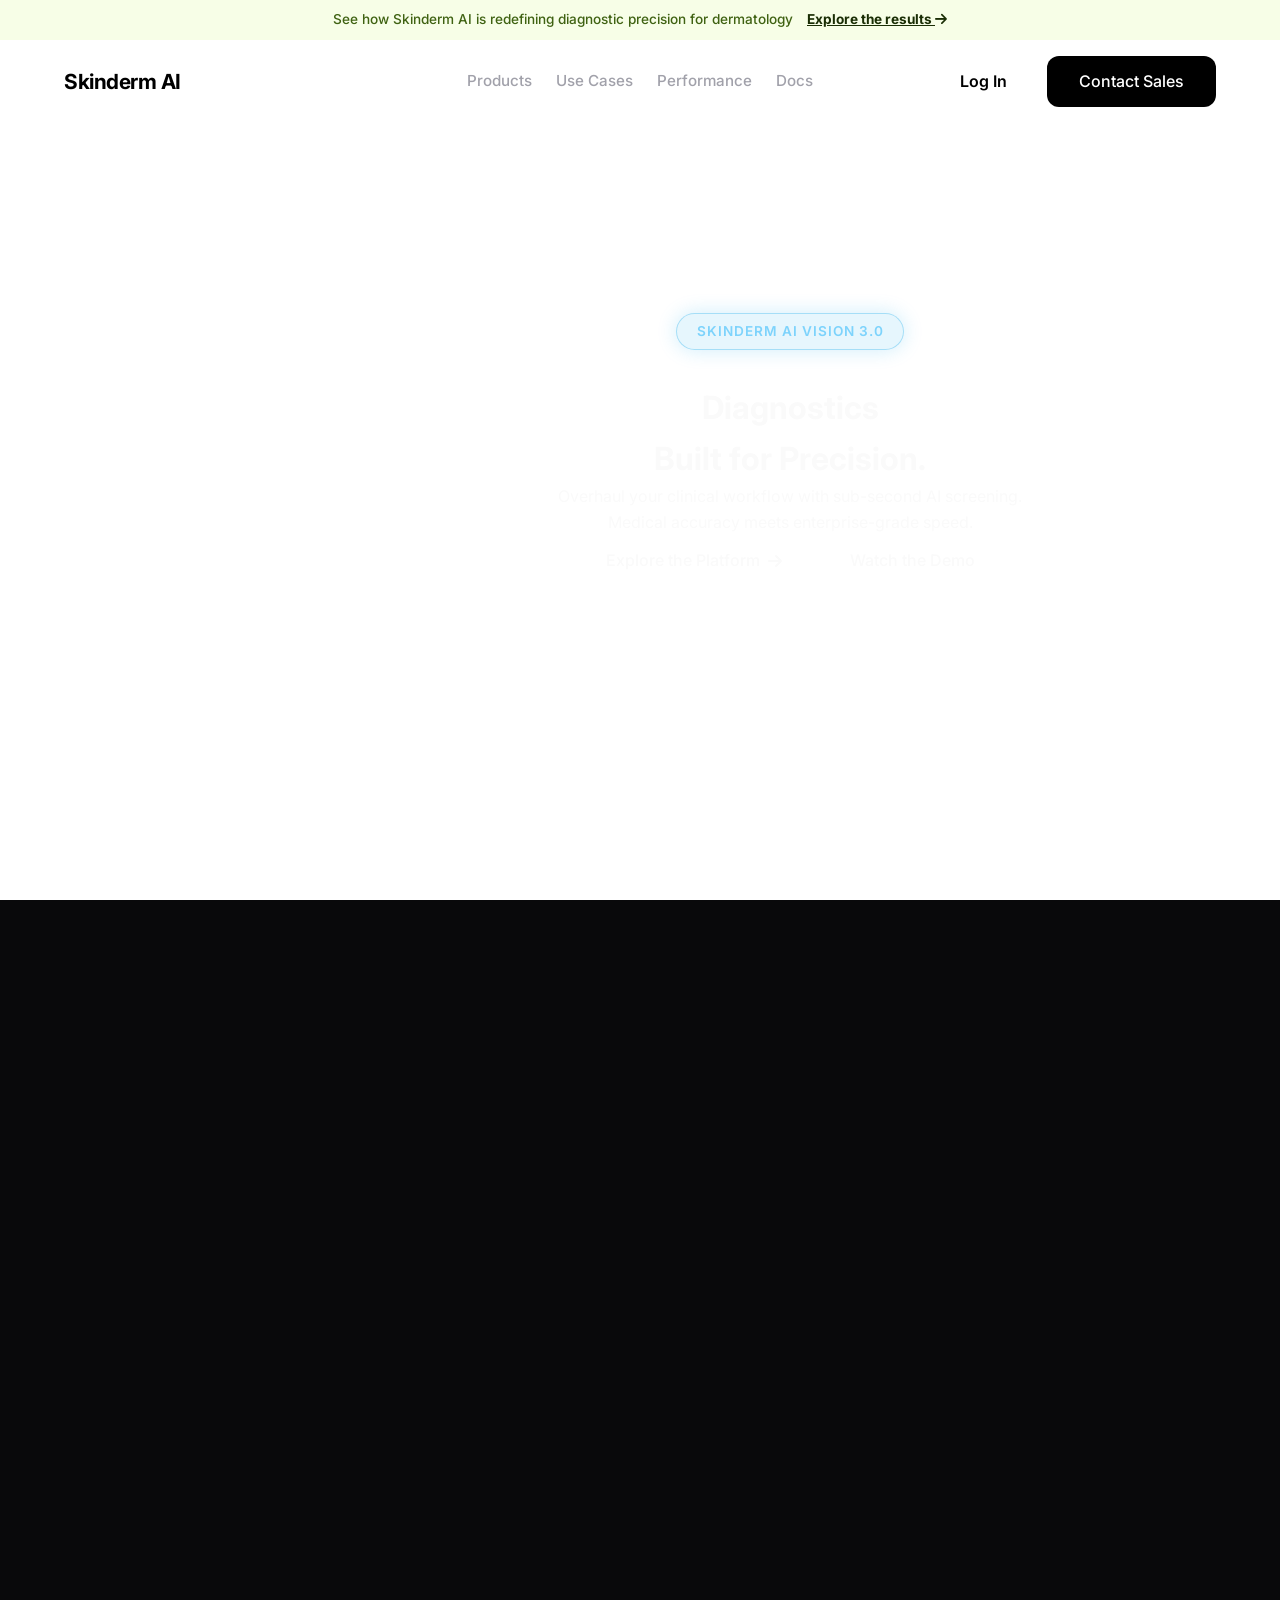
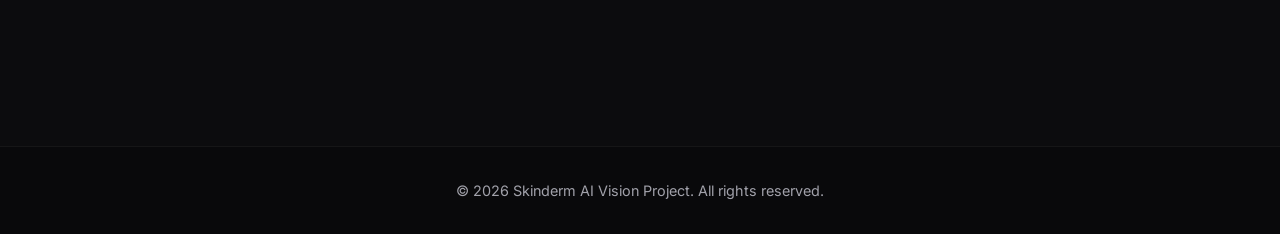
<file: frontend/intro/index.html>
<!DOCTYPE html>
<html lang="vi">
<head>
    <meta charset="UTF-8">
    <meta name="viewport" content="width=device-width, initial-scale=1.0">
    <title>Skinderm AI Vision - Intelligent Skin Cancer Diagnostics</title>
    
    <!-- Google Fonts -->
    <link rel="preconnect" href="https://fonts.googleapis.com">
    <link rel="preconnect" href="https://fonts.gstatic.com" crossorigin>
    <link href="https://fonts.googleapis.com/css2?family=Inter:wght@300;400;500;600;700&family=JetBrains+Mono:wght@400;500&display=swap" rel="stylesheet">
    
    <!-- FontAwesome/Icons (Optional) -->
    <link rel="stylesheet" href="https://cdnjs.cloudflare.com/ajax/libs/font-awesome/6.4.0/css/all.min.css">

    <!-- CSS -->
    <link rel="stylesheet" href="css/style.css">
</head>
<body>
    <!-- Announcement Bar -->
    <div class="announcement-bar">
        <p>See how Skinderm AI is redefining diagnostic precision for dermatology <a href="#">Explore the results <i class="fa-solid fa-arrow-right"></i></a></p>
    </div>

    <!-- Navbar -->
    <nav class="navbar">
        <div class="nav-container">
            <div class="nav-left">
                <a href="#" class="logo">Skinderm AI</a>
            </div>
            <div class="nav-center">
                <div class="nav-links">
                    <a href="#intro">Products</a>
                    <a href="#features">Use Cases</a>
                    <a href="#evaluation">Performance</a>
                    <a href="#docs">Docs</a>
                </div>
            </div>
            <div class="nav-right">
                <a href="../auth.html" class="btn-text">Log In</a>
                <a href="#" class="btn btn-dark">Contact Sales</a>
            </div>
        </div>
    </nav>

    <!-- Main Content -->
    <main>
        <!-- Hero Section -->
        <header id="hero" class="hero-section">
            <div class="hero-bg-container">
                <div class="hero-video-wrapper">
                    <video id="hero-video" autoplay muted loop playsinline class="hero-video-player">
                        <source src="assets/video/background_hero.mp4" type="video/mp4">
                    </video>
                    <div class="hero-video-overlay"></div>
                </div>
            </div>

            <div class="container hero-container">
                <div class="hero-content-modern text-center">
                    <span class="badge hero-badge animate-on-scroll">Skinderm AI Vision 3.0</span>
                    <h1 class="hero-title-main animate-on-scroll delay-1">
                        Diagnostics <br/>
                        <span class="font-sans">Built for Precision.</span>
                    </h1>
                    <p class="hero-desc-modern animate-on-scroll delay-2">
                        Overhaul your clinical workflow with sub-second AI screening. <br/>
                        Medical accuracy meets enterprise-grade speed.
                    </p>
                    <div class="hero-actions-modern animate-on-scroll delay-3">
                        <a href="../app.html" class="btn btn-dark-liquid">Explore the Platform <i class="fa-solid fa-arrow-right"></i></a>
                        <a href="#" class="btn btn-white-liquid">Watch the Demo</a>
                    </div>
                </div>
            </div>
            
            <div class="hero-bottom-gradient"></div>
        </header>

        <!-- Highlights Section -->
        <section id="features" class="section highlights-section">
            <div class="container">
                <div class="split-layout highlights-layout">
                    <div class="highlights-content animate-on-scroll">
                        <div class="highlights-label">
                            <span class="dot"></span> Highlights
                        </div>
                        <h2 class="highlights-main-title">Designed to <br/>Reveal More</h2>
                        
                        <div class="highlights-list">
                            <div class="highlight-item">
                                <div class="hi-left">
                                    <span class="hi-bullet"></span>
                                    <h4>Deep Learning Core</h4>
                                </div>
                                <div class="hi-right">
                                    <p>State-of-the-art ConvNeXtV2 architecture optimized for high-resolution dermatological image analysis and pixel-perfect accuracy.</p>
                                </div>
                            </div>
                            
                            <div class="highlight-item">
                                <div class="hi-left">
                                    <span class="hi-bullet"></span>
                                    <h4>Privacy-First Architecture</h4>
                                </div>
                                <div class="hi-right">
                                    <p>End-to-end encrypted diagnostic pipeline compliant with international medical data standards, ensuring patient confidentiality.</p>
                                </div>
                            </div>
                            
                            <div class="highlight-item">
                                <div class="hi-left">
                                    <span class="hi-bullet"></span>
                                    <h4>Real-time Inference</h4>
                                </div>
                                <div class="hi-right">
                                    <p>Sub-second feedback loops powered by enterprise-grade CUDA optimization for instant diagnostic support at the point of care.</p>
                                </div>
                            </div>
                            
                            <div class="highlight-item">
                                <div class="hi-left">
                                    <span class="hi-bullet"></span>
                                    <h4>Explainable AI (XAI)</h4>
                                </div>
                                <div class="hi-right">
                                    <p>Visual transparency via Grad-CAM heatmaps, showing clinicians exactly which areas the AI model focused on during analysis.</p>
                                </div>
                            </div>
                        </div>
                    </div>
                    
                    <div class="highlights-visual animate-on-scroll delay-2">
                        <img src="../assets/img/use_case.png" alt="Skinderm AI Device" class="floating-visual">
                    </div>
                </div>
            </div>
        </section>

        <!-- Performance Section -->
        <section id="evaluation" class="section performance-section">
            <div class="container">
                <div class="split-layout performance-layout">
                    <div class="performance-visual animate-on-scroll">
                        <div class="visual-wrapper liquid-glass">
                            <img src="../assets/img/rocky.png" alt="Performance Benchmark" class="performance-static-img">
                            <div class="visual-overlay-gradient"></div>
                        </div>
                        <div class="performance-brief mt-4">
                            <p><em>* Benchmark results across standard clinical skin lesion datasets.</em></p>
                        </div>
                    </div>
                    
                    <div class="performance-content animate-on-scroll delay-1">
                        <span class="badge">Benchmarks</span>
                        <h2 class="highlights-main-title" style="font-size: 3rem; margin-bottom: 2rem;">Designed for <br/>Clinical Superiority</h2>
                        
                        <!-- Top Stats -->
                        <div class="grid class-2 stats-grid-mini">
                            <div class="stat-box">
                                <h3 class="stat-value gradient-text">98%</h3>
                                <p class="stat-label">Diagnostic Sensitivity</p>
                            </div>
                            <div class="stat-box">
                                <h3 class="stat-value gradient-text">&lt;1s</h3>
                                <p class="stat-label">Inference Speed</p>
                            </div>
                        </div>

                        <!-- Comparison Chart -->
                        <div class="chart-section mt-4">
                            <h4 class="chart-title-sm">F1-Score Comparison</h4>
                            <div class="v-chart-container-mini">
                                <div class="v-chart-col">
                                    <div class="v-bar fill-muted" style="height: 72%;"></div>
                                    <div class="v-label">Standard CNN</div>
                                </div>
                                <div class="v-chart-col">
                                    <div class="v-bar fill-accent" style="height: 98%;"></div>
                                    <div class="v-label">Skinderm AI</div>
                                </div>
                            </div>
                        </div>

                        <!-- Stability Bars -->
                        <div class="stability-section mt-4">
                            <h4 class="chart-title-sm">K-Fold Cross-Validation Stability</h4>
                            <div class="fold-stats-mini">
                                <div class="fold-item">
                                    <div class="fold-header"><span>Fold 1</span><span>96.4%</span></div>
                                    <div class="progress-bar-mini"><div class="progress-fill" style="width: 96.4%;"></div></div>
                                </div>
                                <div class="fold-item">
                                    <div class="fold-header"><span>Fold 2</span><span>97.1%</span></div>
                                    <div class="progress-bar-mini"><div class="progress-fill" style="width: 97.1%;"></div></div>
                                </div>
                                <div class="fold-item">
                                    <div class="fold-header"><span>Fold 3</span><span>96.8%</span></div>
                                    <div class="progress-bar-mini"><div class="progress-fill" style="width: 96.8%;"></div></div>
                                </div>
                            </div>
                        </div>
                    </div>
                </div>
            </div>
        </section>

        <!-- System Docs Section -->
        <section id="docs" class="section tech-section" style="background: rgba(255,255,255,0.01);">
            <div class="container container-narrow" style="max-width: 1200px;">
                <div class="text-center">
                    <h2 class="section-title animate-on-scroll">Hệ thống Tài liệu</h2>
                    <p class="section-desc animate-on-scroll delay-1" style="margin: 0 auto 3rem auto; max-width: 800px;">
                        Truy cập toàn bộ tài liệu hướng dẫn và đặc tả kỹ thuật của nền tảng Skinderm AI Vision.
                    </p>
                </div>

                <div class="tech-container animate-on-scroll delay-2" style="display: grid; grid-template-columns: 280px 1fr; align-items: start; gap: 3rem;">
                    <div class="tech-sidebar glass-card" style="padding: 1.5rem 0; width: 100%;">
                        <ul style="max-height: 60vh; overflow-y: auto;">
                            <li class="active" data-target="doc-overview">Overview</li>
                            <li data-target="doc-quickstart">Quickstart</li>
                            <li data-target="doc-models">Models</li>
                            <li data-target="doc-inference">Inference</li>
                            <li data-target="doc-api">API Reference</li>
                            <li data-target="doc-datasets">Datasets</li>
                            <li data-target="doc-benchmarks">Benchmarks</li>
                            <li data-target="doc-explainability">Explainability</li>
                            <li data-target="doc-training">Training</li>
                            <li data-target="doc-architecture">Architecture</li>
                            <li data-target="doc-deployment">Deployment</li>
                            <li data-target="doc-ui">UI Integration</li>
                            <li data-target="doc-compliance">Compliance</li>
                            <li data-target="doc-faq">FAQ</li>
                            <li data-target="doc-changelog">Changelog</li>
                        </ul>
                    </div>
                    
                    <div class="tech-content glass-card" style="padding: 2.5rem !important; min-height: 50vh;">
                        <!-- Overview -->
                        <div id="doc-overview" class="doc-pane active" style="display: block;">
                            <h3 style="margin-bottom: 1.5rem; color: var(--titanium-light); font-size: 1.8rem;">Platform Overview</h3>
                            <p style="color: var(--text-secondary); line-height: 1.8; margin-bottom: 1rem; font-size: 1.05rem;">
                                Chào mừng đến với hệ thống tài liệu chính thức của Skinderm AI Vision. Đây là trung tâm kiến thức lưu trữ thống nhất các thông số kỹ thuật, hướng dẫn tích hợp và kiến trúc vận hành của hệ thống AI chẩn đoán ung thư da chuyên sâu.
                            </p>
                            <p style="color: var(--text-secondary); line-height: 1.8; font-size: 1.05rem;">
                                Nhân lõi mô hình được huấn luyện trên quy trình Deep Learning khép kín, tinh chỉnh từ hàng trăm ngàn mẫu bệnh lý học da liễu. Vui lòng sử dụng menu bên trái để điều hướng qua các phần tài liệu chi tiết. Sự hỗ trợ từ AI không được xem là phân tích pháp lý 100%.
                            </p>
                            <div style="margin-top: 2.5rem; padding: 1.5rem; background: rgba(255, 255, 255, 0.03); border: 1px solid rgba(255, 255, 255, 0.1); border-radius: 12px; display: flex; align-items: flex-start; gap: 1rem;">
                                <i class="fa-solid fa-lock" style="color: var(--titanium-light); font-size: 1.5rem; margin-top: 5px;"></i>
                                <div>
                                    <h4 style="color: #fff; margin-bottom: 0.5rem; font-size: 1.1rem;">Restricted Access Notice</h4>
                                    <p style="color: var(--text-secondary); font-size: 0.95rem; line-height: 1.6;">Giao thức Inference API hiện đang quản lý khép kín tại tổ chức (In-house) và yêu cầu bắt buộc mã thông báo định danh Bearer Token ở cấp độ đối tác khả dụng toàn cục.</p>
                                </div>
                            </div>
                        </div>

                        <!-- Quickstart -->
                        <div id="doc-quickstart" class="doc-pane" style="display: none;">
                            <h3 style="margin-bottom: 1.5rem; color: var(--titanium-light); font-size: 1.8rem;">Quickstart Integration</h3>
                            <p style="color: var(--text-secondary); line-height: 1.8; font-size: 1.05rem; margin-bottom: 1rem;">Tích hợp AI chẩn đoán vào hệ thống HIS/EMR của tổ chức y tế chỉ với 3 bước chuẩn hóa:</p>
                            <ul style="color: var(--text-secondary); line-height: 1.8; font-size: 1.05rem; padding-left: 1.5rem;">
                                <li><strong>B1:</strong> Yêu cầu kết nối vật lý qua kênh độc quyền nội bộ (VPN y tế khu vực).</li>
                                <li><strong>B2:</strong> Cấp phiên Endpoint Base URL và Bearer Key định danh thông qua Administrator.</li>
                                <li><strong>B3:</strong> Kiểm duyệt phản hồi (Handshake API) bằng cURL script bảo mật do chuyên gia cung cấp.</li>
                            </ul>
                        </div>

                        <!-- Models -->
                        <div id="doc-models" class="doc-pane" style="display: none;">
                            <h3 style="margin-bottom: 1.5rem; color: var(--titanium-light); font-size: 1.8rem;">Proprietary Models</h3>
                            <p style="color: var(--text-secondary); line-height: 1.8; font-size: 1.05rem;">
                                Core System chứa hai nhánh cấu hình mạnh mẽ để y bác sĩ lựa chọn:
                                <br><br>
                                - <strong>DermAI-v1.0 (Standard)</strong>: Tương thích tốt ảnh bệnh quang học 384x384px. Tốc độ suy luận siêu tốc <code>0.12s</code> phục vụ luồng Sàng Lọc quy mô lớn.
                                <br><br>
                                - <strong>DermAI-v2.0-Pro (HighRes)</strong>: Phân tích tế bào biểu bì sâu trên mạng điểm ảnh 448x448px, tập trung cho Chẩn đoán sâu tại các chuyên khoa.
                                <br><br>
                                <em>Lưu ý: Parameters/Weights của mô hình đã bị mã hóa phần cứng nội bộ.</em>
                            </p>
                        </div>

                        <!-- Inference -->
                        <div id="doc-inference" class="doc-pane" style="display: none;">
                            <h3 style="margin-bottom: 1.5rem; color: var(--titanium-light); font-size: 1.8rem;">Inference Protocol</h3>
                            <p style="color: var(--text-secondary); line-height: 1.8; font-size: 1.05rem;">
                                Tiến trình truyền dẫn ảnh yêu cầu định dạng Payload JSON nghiêm ngặt (chuỗi Base64 <code>image/jpeg</code>). Server nhận tải sẽ tự động thực thi quá trình Test-Time Augmentation (TTA) trên lõi TensorRT.
                            </p>
                        </div>

                        <!-- API Reference -->
                        <div id="doc-api" class="doc-pane" style="display: none;">
                            <h3 style="margin-bottom: 1.5rem; color: var(--titanium-light); font-size: 1.8rem;">Secure API Reference</h3>
                            <p style="color: var(--text-secondary); line-height: 1.8; font-size: 1.05rem;">
                                Đường dẫn xử lý REST tiêu chuẩn:<br>
                                - <code>POST /v1/vision/predict</code>: Trả về ma trận xác suất (Softmax array) chứa top rủi ro bệnh lý.<br>
                                - <code>POST /v1/vision/explain</code>: Sinh đồ thị Grad-CAM chuẩn y tế hỗ trợ bác sĩ chẩn đoán hình ảnh.<br>
                                Authentication Header: <code>Authorization: Bearer [REDACTED]</code>.
                            </p>
                        </div>

                        <!-- Datasets -->
                        <div id="doc-datasets" class="doc-pane" style="display: none;">
                            <h3 style="margin-bottom: 1.5rem; color: var(--titanium-light); font-size: 1.8rem;">Datasets Privacy</h3>
                            <p style="color: var(--text-secondary); line-height: 1.8; font-size: 1.05rem;">
                                Quy trình làm sạch dữ liệu (Metadata Cleansing) tự động khép kín. Thuật toán đã được "nạp nhãn mác" dựa trên kho kho dữ liệu phân loại chéo với 3 chuyên gia từ các viện uy tín, song song với tập chuẩn (ISIC 2019/2020 Benchmark archive).
                            </p>
                        </div>

                        <!-- Benchmarks -->
                        <div id="doc-benchmarks" class="doc-pane" style="display: none;">
                            <h3 style="margin-bottom: 1.5rem; color: var(--titanium-light); font-size: 1.8rem;">Evaluation Benchmarks</h3>
                            <p style="color: var(--text-secondary); line-height: 1.8; font-size: 1.05rem;">
                                Tổng quát hóa khả năng phán đoán ở mức <strong>98% Macro AUC</strong> trên mẫu tế bào ác tính / lành tính. Kiến trúc học K-fold cross-validation chứng minh mô hình hoạt động bền vững trước thông tin sai lệch nhỏ của bức xạ ảnh (Noise injection).
                            </p>
                        </div>

                        <!-- Explainability -->
                        <div id="doc-explainability" class="doc-pane" style="display: none;">
                            <h3 style="margin-bottom: 1.5rem; color: var(--titanium-light); font-size: 1.8rem;">Algorithmic Explainability</h3>
                            <p style="color: var(--text-secondary); line-height: 1.8; font-size: 1.05rem;">
                                Hệ thống không sử dụng nguyên lý hộp đen bảo thủ. Một sơ đồ mạng nhiệt đa lớp (Layer Heatmap CAM) sẽ thắp sáng vùng tế bào cụ thể gây nguy hiểm để "thuyết phục" y bác sĩ điều trị và dễ dàng truy vết lại chẩn đoán.
                            </p>
                        </div>

                        <!-- Training (Encrypted) -->
                        <div id="doc-training" class="doc-pane" style="display: none;">
                            <h3 style="margin-bottom: 1.5rem; color: #ff5f56; font-size: 1.8rem;"><i class="fa-solid fa-lock" style="font-size: 1.2rem; margin-right: 0.5rem; color: #ff5f56;"></i> Encrypted Content: Training Log</h3>
                            <p style="color: var(--text-secondary); line-height: 1.8; font-size: 1.05rem;">
                                Dữ liệu thực thi máy chủ, môi trường huấn luyện đa luồng Multi-GPU, Loss Class-weight Imbalance Optimization cũng như lịch trình tính toán LR (Learning Rate Schedule) <strong>đã bị khóa</strong> đối với hạng Authorization Viewer hiện tại.
                            </p>
                        </div>

                        <!-- Architecture (Encrypted) -->
                        <div id="doc-architecture" class="doc-pane" style="display: none;">
                            <h3 style="margin-bottom: 1.5rem; color: #ff5f56; font-size: 1.8rem;"><i class="fa-solid fa-lock" style="font-size: 1.2rem; margin-right: 0.5rem; color: #ff5f56;"></i> Encrypted Content: Deep Architecture</h3>
                            <p style="color: var(--text-secondary); line-height: 1.8; font-size: 1.05rem;">
                                Sơ đồ biểu diễn mã giả thiết kế lõi ConvNeXtV2 (Depthwise Convolution Layers & Token Mixers) là tài nguyên độc quyền do hệ thống tự phát triển. Yêu cầu cấp quyền chuyên sâu.
                            </p>
                        </div>

                        <!-- Deployment -->
                        <div id="doc-deployment" class="doc-pane" style="display: none;">
                            <h3 style="margin-bottom: 1.5rem; color: var(--titanium-light); font-size: 1.8rem;">Deployment Specs</h3>
                            <p style="color: var(--text-secondary); line-height: 1.8; font-size: 1.05rem;">
                                Hệ thống đóng gói tuân thủ bảo mật nội bộ và tương thích triển khai <strong>On-Premises</strong> Server (Máy chủ bệnh viện vật lý) hoặc Container Edge (Cấp cao). Không truyền luồng dữ liệu thô ra môi trường Internet mở.
                            </p>
                        </div>

                        <!-- UI Integration -->
                        <div id="doc-ui" class="doc-pane" style="display: none;">
                            <h3 style="margin-bottom: 1.5rem; color: var(--titanium-light); font-size: 1.8rem;">Client / UI Integration</h3>
                            <p style="color: var(--text-secondary); line-height: 1.8; font-size: 1.05rem;">
                                Nền tảng phân phối kèm một "Widget Dashboard" nhỏ gọn viết bằng Javascript SDK nhằm giúp Phòng Khám dễ dàng dán kết quả biểu đồ chẩn đoán sắc tố lên Website hoặc Máy tĩnh HIS đang chạy.
                            </p>
                        </div>

                        <!-- Compliance -->
                        <div id="doc-compliance" class="doc-pane" style="display: none;">
                            <h3 style="margin-bottom: 1.5rem; color: var(--titanium-light); font-size: 1.8rem;">Legal & Compliance</h3>
                            <p style="color: var(--text-secondary); line-height: 1.8; font-size: 1.05rem;">
                                Luồng công nghệ được tuân thủ 100% dựa trên quy tắc bảo vệ thông tin sức khỏe chuẩn (HIPAA / GDPR). Thuật toán không bao giờ ghi nhận hay lưu trữ Metadata thông tin định danh y tế thực tế dưới bất kỳ hình thức nào.
                            </p>
                        </div>

                        <!-- FAQ -->
                        <div id="doc-faq" class="doc-pane" style="display: none;">
                            <h3 style="margin-bottom: 1.5rem; color: var(--titanium-light); font-size: 1.8rem;">FAQ</h3>
                            <p style="color: var(--text-secondary); line-height: 1.8; font-size: 1.05rem;">
                                <strong>Hệ thống cập nhật phi tuyến mà không dừng ứng dụng (Zero-downtime)?</strong><br>
                                Đúng vậy, máy chủ AI xử lý giao thoa qua cơ chế cân bằng tải, các trạm máy bệnh viện sẽ luôn nhận phản hồi liên tục. SLA đảm bảo Uptime lên đến 99.9%.
                            </p>
                        </div>

                        <!-- Changelog -->
                        <div id="doc-changelog" class="doc-pane" style="display: none;">
                            <h3 style="margin-bottom: 1.5rem; color: var(--titanium-light); font-size: 1.8rem;">Changelog & Revisions</h3>
                            <p style="color: var(--text-secondary); line-height: 1.8; font-size: 1.05rem;">
                                <strong>Version V2.4 (Current Stable)</strong><br>
                                - Trình làng vi kiến trúc mới loại bỏ sợi nhiễu vật lý (mảng hạt, vi lông).<br>
                                - Cập nhật module màu đa sắc, cho phép mô hình dễ nhận diện hơn với các thấu kính Smartphone chất lượng dưới 12MP của bệnh nhân tự chụp.
                            </p>
                        </div>
                    </div>
                </div>
            </div>
        </section>

        <!-- Footer -->
        <footer style="text-align: center; padding: 2rem; border-top: 1px solid rgba(255,255,255,0.05); color: var(--text-secondary); font-size: 0.9rem;">
            <p>&copy; 2026 Skinderm AI Vision Project. All rights reserved.</p>
        </footer>
    </main>


    <!-- JS -->
    <script src="js/main.js"></script>
</body>
</html>
</file>
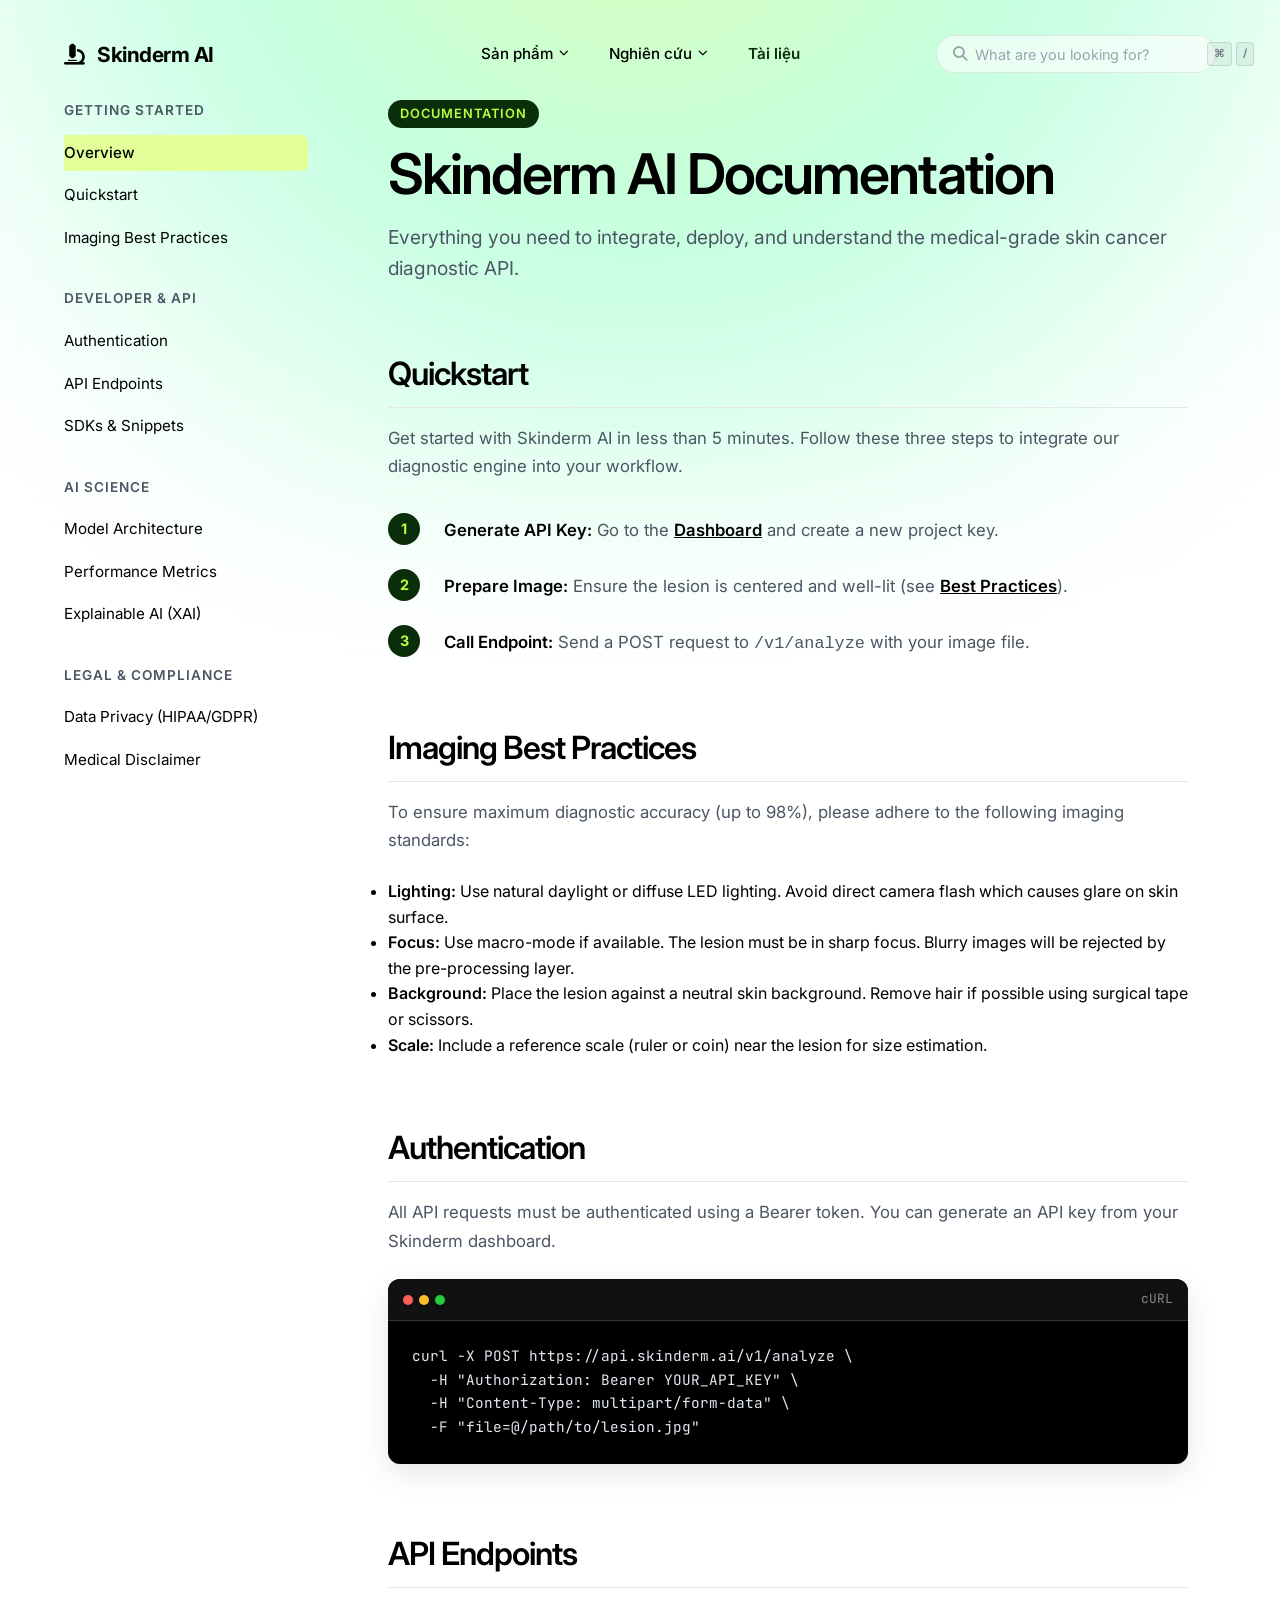
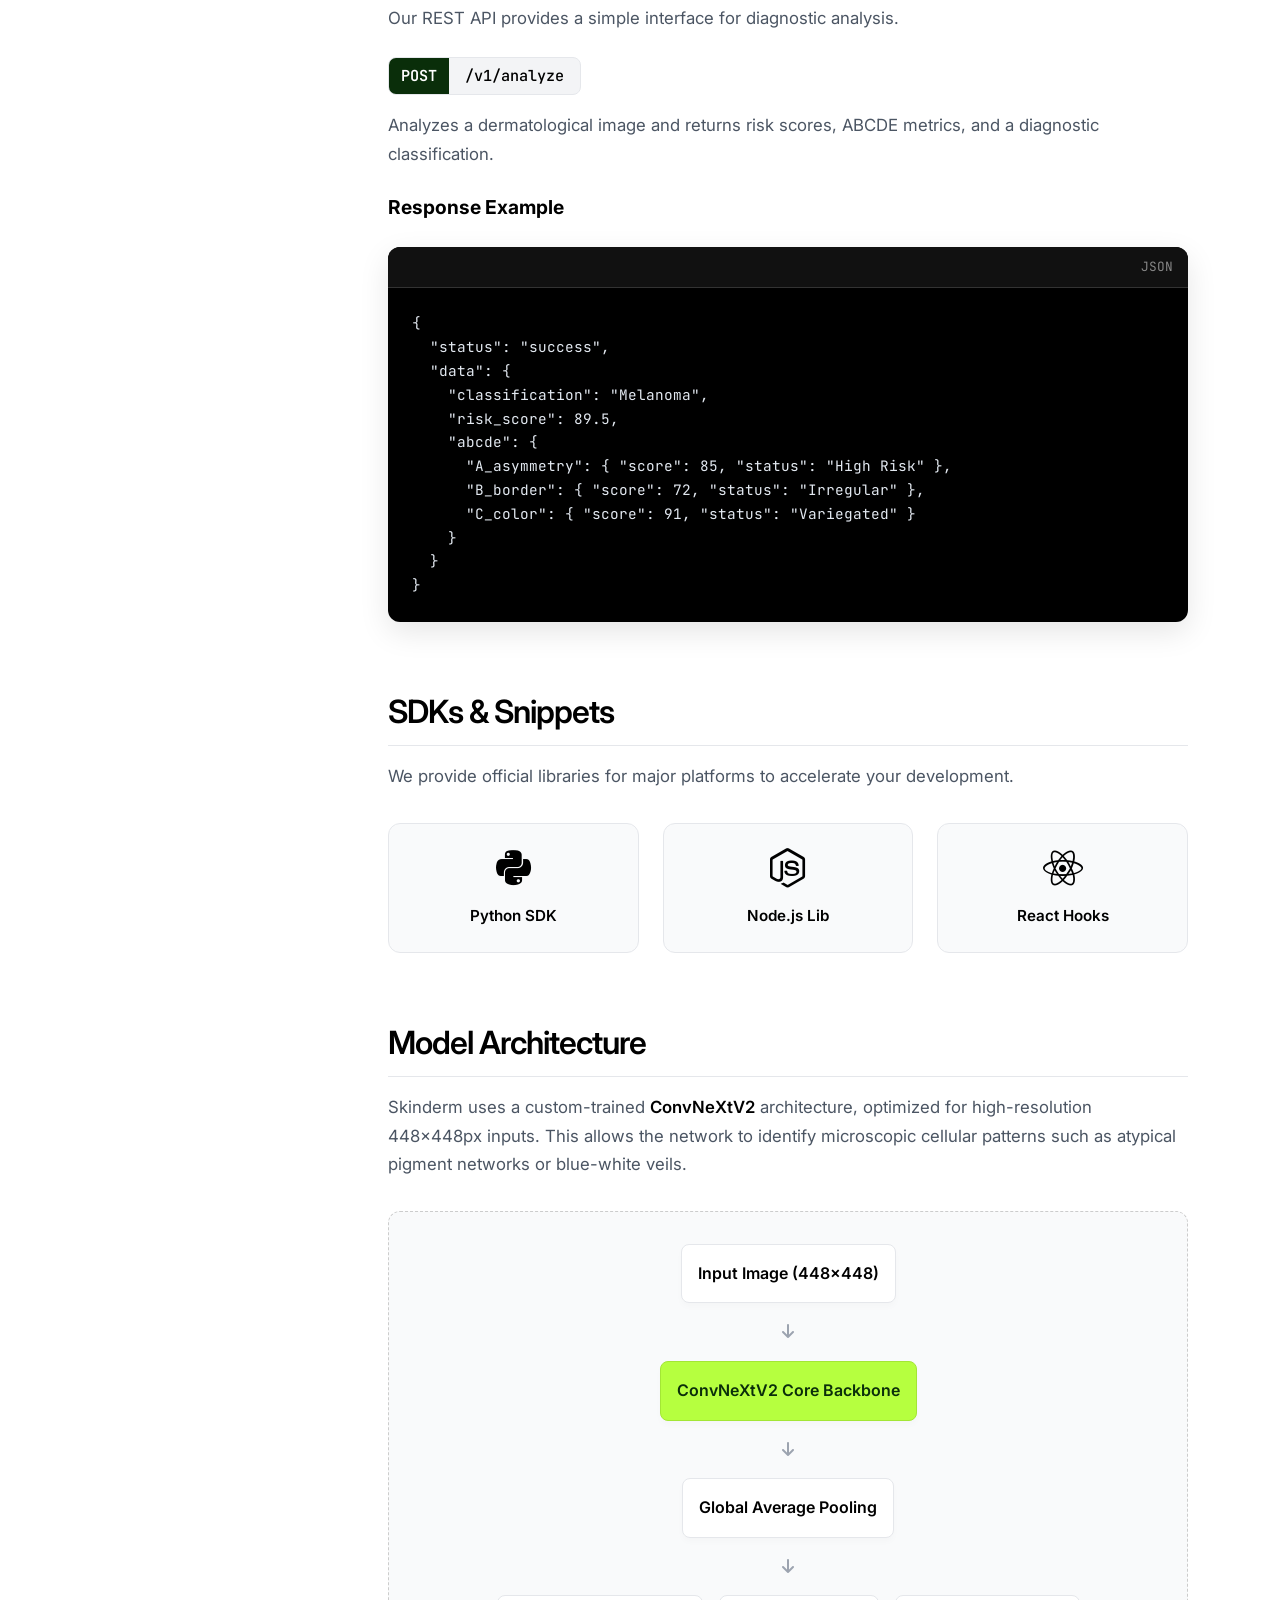
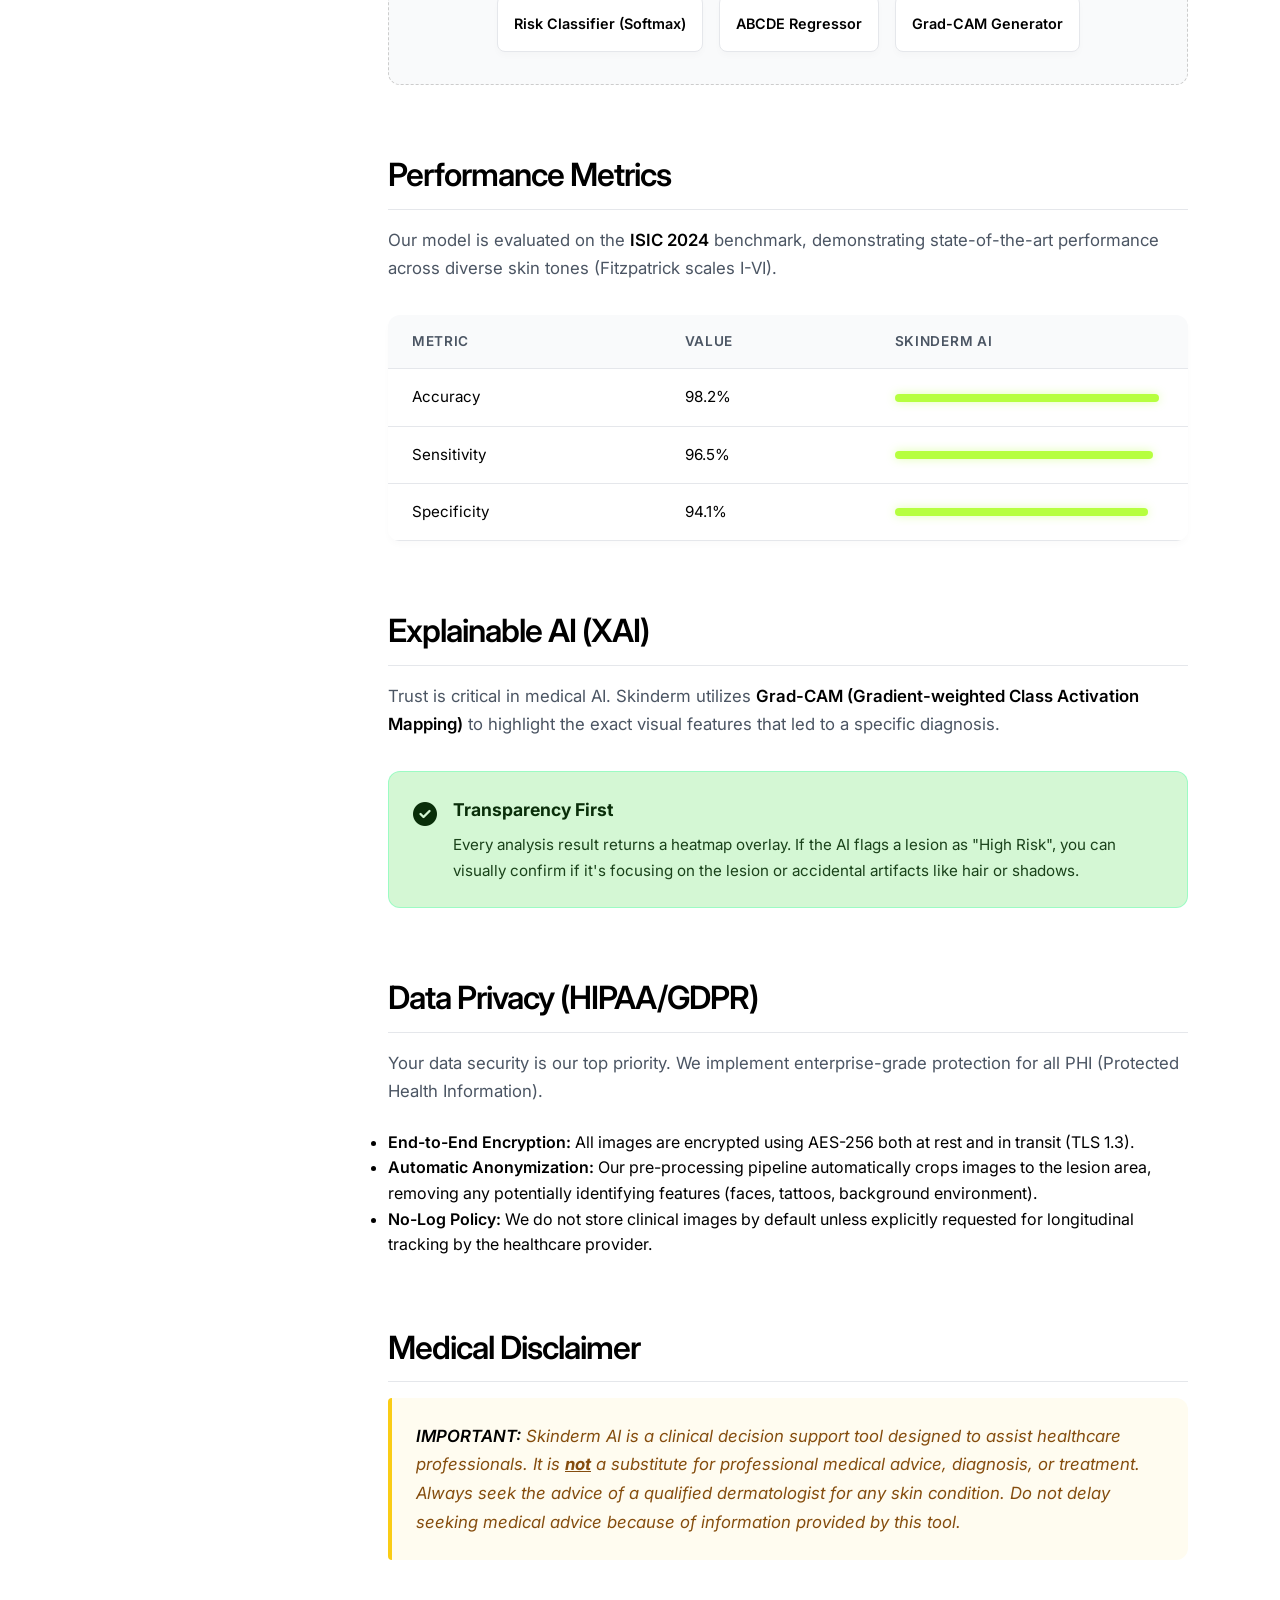
<file: frontend/docs.html>
<!DOCTYPE html>
<html lang="vi">
<head>
    <meta charset="UTF-8">
    <meta name="viewport" content="width=device-width, initial-scale=1.0">
    <title>Skinderm AI - Documentation</title>
    
    <!-- Google Fonts -->
    <link rel="preconnect" href="https://fonts.googleapis.com">
    <link rel="preconnect" href="https://fonts.gstatic.com" crossorigin>
    <link href="https://fonts.googleapis.com/css2?family=Inter:wght@300;400;500;600;700&family=JetBrains+Mono:wght@400;500&display=swap" rel="stylesheet">
    
    <!-- FontAwesome/Icons -->
    <link rel="stylesheet" href="https://cdnjs.cloudflare.com/ajax/libs/font-awesome/6.4.0/css/all.min.css">

    <!-- CSS -->
    <link rel="stylesheet" href="css/docs.css">
</head>
<body>
    <!-- Navbar -->
    <nav class="navbar has-mega-menu">
        <div class="nav-container">
            <div class="nav-left">
                <button class="docs-sidebar-toggle" id="docsSidebarToggleBtn" aria-label="Toggle Sidebar">
                    <i class="fa-solid fa-bars"></i>
                </button>
                <a href="index.html" class="logo">
                    <i class="fa-solid fa-microscope" style="margin-right: 8px;"></i>
                    Skinderm AI
                </a>
            </div>
            
            <div class="nav-center">
                <ul class="mega-menu-nav">
                    <li class="mega-item">
                        <a href="#">Sản phẩm <i class="fa-solid fa-chevron-down" style="font-size: 0.6rem; margin-left: 6px; transform: translateY(-1px); display: inline-block;"></i></a>
                        <div class="mega-dropdown">
                            <div class="mega-content">
                                <div class="mega-col">
                                    <h4>Giải pháp Y tế</h4>
                                    <ul>
                                        <li><a href="index.html#features">Sàng lọc lâm sàng tự động</a></li>
                                        <li><a href="index.html#features">Phân tích ABCDE chi tiết</a></li>
                                        <li><a href="index.html#features">Tích hợp HIS/EMR nội bộ</a></li>
                                    </ul>
                                </div>
                                <div class="mega-col">
                                    <h4>Nền tảng Tích hợp</h4>
                                    <ul>
                                        <li><a href="#endpoints">REST API Endpoints</a></li>
                                        <li><a href="#sdks">SDKs & Component React/Vue</a></li>
                                    </ul>
                                </div>
                            </div>
                        </div>
                    </li>
                    <li class="mega-item">
                        <a href="#">Nghiên cứu <i class="fa-solid fa-chevron-down" style="font-size: 0.6rem; margin-left: 6px; transform: translateY(-1px); display: inline-block;"></i></a>
                        <div class="mega-dropdown">
                            <div class="mega-content">
                                <div class="mega-col">
                                    <h4>Trí tuệ nhân tạo (AI)</h4>
                                    <ul>
                                        <li><a href="#architecture">Kiến trúc ConvNeXtV2</a></li>
                                        <li><a href="#performance">Đánh giá độ chính xác 98%</a></li>
                                        <li><a href="#xai">Sơ đồ nhiệt Grad-CAM</a></li>
                                    </ul>
                                </div>
                                <div class="mega-col">
                                    <h4>Dữ liệu & An toàn</h4>
                                    <ul>
                                        <li><a href="#privacy">Mã hóa chuẩn Y khoa (HIPAA)</a></li>
                                        <li><a href="#">Tập dữ liệu chuẩn hóa ISIC</a></li>
                                    </ul>
                                </div>
                            </div>
                        </div>
                    </li>
                    <li class="mega-item">
                        <a href="docs.html" class="active">Tài liệu</a>
                    </li>
                </ul>
            </div>

            <div class="nav-right">
                <div class="nav-search-bar" id="navSearchBarContainer">
                    <i class="fa-solid fa-search search-icon"></i>
                    <input type="text" id="navSearchInput" placeholder="What are you looking for?" autocomplete="off">
                    <div class="search-shortcuts">
                        <kbd>⌘</kbd> <kbd>/</kbd>
                    </div>
                    
                    <div class="search-results-dropdown" id="searchResultsDropdown">
                        <div class="search-results-list" id="searchResultsList"></div>
                    </div>
                </div>
            </div>
        </div>
    </nav>

    <!-- Gradient Background -->
    <div class="docs-bg-gradient"></div>

    <!-- Main Layout -->
    <div class="docs-layout">
        <!-- Sidebar -->
        <aside class="docs-sidebar">


            <div class="sidebar-group">
                <h3>Getting Started</h3>
                <ul>
                    <li><a href="#overview" class="active">Overview</a></li>
                    <li><a href="#quickstart">Quickstart</a></li>
                    <li><a href="#best-practices">Imaging Best Practices</a></li>
                </ul>
            </div>

            <div class="sidebar-group">
                <h3>Developer & API</h3>
                <ul>
                    <li><a href="#authentication">Authentication</a></li>
                    <li><a href="#endpoints">API Endpoints</a></li>
                    <li><a href="#sdks">SDKs & Snippets</a></li>
                </ul>
            </div>

            <div class="sidebar-group">
                <h3>AI Science</h3>
                <ul>
                    <li><a href="#architecture">Model Architecture</a></li>
                    <li><a href="#performance">Performance Metrics</a></li>
                    <li><a href="#xai">Explainable AI (XAI)</a></li>
                </ul>
            </div>

            <div class="sidebar-group">
                <h3>Legal & Compliance</h3>
                <ul>
                    <li><a href="#privacy">Data Privacy (HIPAA/GDPR)</a></li>
                    <li><a href="#disclaimer">Medical Disclaimer</a></li>
                </ul>
            </div>
        </aside>

        <!-- Main Content -->
        <main class="docs-content">
            <div class="content-header">
                <span class="badge">Documentation</span>
                <h1 class="content-title">Skinderm AI Documentation</h1>
                <p class="content-desc">Everything you need to integrate, deploy, and understand the medical-grade skin cancer diagnostic API.</p>
            </div>

            <section id="quickstart" class="doc-section">
                <h2>Quickstart</h2>
                <p>Get started with Skinderm AI in less than 5 minutes. Follow these three steps to integrate our diagnostic engine into your workflow.</p>
                
                <div class="step-list">
                    <div class="step-item">
                        <div class="step-num">1</div>
                        <div class="step-text">
                            <strong>Generate API Key:</strong> Go to the <a href="auth.html">Dashboard</a> and create a new project key.
                        </div>
                    </div>
                    <div class="step-item">
                        <div class="step-num">2</div>
                        <div class="step-text">
                            <strong>Prepare Image:</strong> Ensure the lesion is centered and well-lit (see <a href="#best-practices">Best Practices</a>).
                        </div>
                    </div>
                    <div class="step-item">
                        <div class="step-num">3</div>
                        <div class="step-text">
                            <strong>Call Endpoint:</strong> Send a POST request to <code>/v1/analyze</code> with your image file.
                        </div>
                    </div>
                </div>
            </section>

            <section id="best-practices" class="doc-section">
                <h2>Imaging Best Practices</h2>
                <p>To ensure maximum diagnostic accuracy (up to 98%), please adhere to the following imaging standards:</p>
                <ul>
                    <li><strong>Lighting:</strong> Use natural daylight or diffuse LED lighting. Avoid direct camera flash which causes glare on skin surface.</li>
                    <li><strong>Focus:</strong> Use macro-mode if available. The lesion must be in sharp focus. Blurry images will be rejected by the pre-processing layer.</li>
                    <li><strong>Background:</strong> Place the lesion against a neutral skin background. Remove hair if possible using surgical tape or scissors.</li>
                    <li><strong>Scale:</strong> Include a reference scale (ruler or coin) near the lesion for size estimation.</li>
                </ul>
            </section>

            <section id="authentication" class="doc-section">
                <h2>Authentication</h2>
                <p>All API requests must be authenticated using a Bearer token. You can generate an API key from your Skinderm dashboard.</p>
                
                <div class="code-block">
                    <div class="code-header">
                        <div class="dots">
                            <span class="dot red"></span>
                            <span class="dot yellow"></span>
                            <span class="dot green"></span>
                        </div>
                        <span class="filename">cURL</span>
                    </div>
                    <pre><code>curl -X POST https://api.skinderm.ai/v1/analyze \
  -H "Authorization: Bearer YOUR_API_KEY" \
  -H "Content-Type: multipart/form-data" \
  -F "file=@/path/to/lesion.jpg"</code></pre>
                </div>
            </section>

            <section id="endpoints" class="doc-section">
                <h2>API Endpoints</h2>
                <p>Our REST API provides a simple interface for diagnostic analysis.</p>
                
                <div class="endpoint-card">
                    <div class="endpoint-method post">POST</div>
                    <div class="endpoint-url">/v1/analyze</div>
                </div>
                <p>Analyzes a dermatological image and returns risk scores, ABCDE metrics, and a diagnostic classification.</p>
                
                <h4 class="mt-4">Response Example</h4>
                <div class="code-block">
                    <div class="code-header">
                        <div class="dots"></div>
                        <span class="filename">JSON</span>
                    </div>
                    <pre><code>{
  "status": "success",
  "data": {
    "classification": "Melanoma",
    "risk_score": 89.5,
    "abcde": {
      "A_asymmetry": { "score": 85, "status": "High Risk" },
      "B_border": { "score": 72, "status": "Irregular" },
      "C_color": { "score": 91, "status": "Variegated" }
    }
  }
}</code></pre>
                </div>
            </section>

            <section id="sdks" class="doc-section">
                <h2>SDKs & Snippets</h2>
                <p>We provide official libraries for major platforms to accelerate your development.</p>
                <div class="sdk-grid">
                    <div class="sdk-card">
                        <i class="fa-brands fa-python"></i>
                        <span>Python SDK</span>
                    </div>
                    <div class="sdk-card">
                        <i class="fa-brands fa-node-js"></i>
                        <span>Node.js Lib</span>
                    </div>
                    <div class="sdk-card">
                        <i class="fa-brands fa-react"></i>
                        <span>React Hooks</span>
                    </div>
                </div>
            </section>
            
            <section id="architecture" class="doc-section">
                <h2>Model Architecture</h2>
                <p>Skinderm uses a custom-trained <strong>ConvNeXtV2</strong> architecture, optimized for high-resolution 448x448px inputs. This allows the network to identify microscopic cellular patterns such as atypical pigment networks or blue-white veils.</p>
                
                <div class="architecture-visual">
                    <div class="arch-box">Input Image (448x448)</div>
                    <div class="arch-arrow"><i class="fa-solid fa-arrow-down"></i></div>
                    <div class="arch-box highlight">ConvNeXtV2 Core Backbone</div>
                    <div class="arch-arrow"><i class="fa-solid fa-arrow-down"></i></div>
                    <div class="arch-box">Global Average Pooling</div>
                    <div class="arch-arrow"><i class="fa-solid fa-arrow-down"></i></div>
                    <div class="arch-grid">
                        <div class="arch-box small">Risk Classifier (Softmax)</div>
                        <div class="arch-box small">ABCDE Regressor</div>
                        <div class="arch-box small">Grad-CAM Generator</div>
                    </div>
                </div>
            </section>

            <section id="performance" class="doc-section">
                <h2>Performance Metrics</h2>
                <p>Our model is evaluated on the <strong>ISIC 2024</strong> benchmark, demonstrating state-of-the-art performance across diverse skin tones (Fitzpatrick scales I-VI).</p>
                <table class="docs-table">
                    <thead>
                        <tr>
                            <th>Metric</th>
                            <th>Value</th>
                            <th>Skinderm AI</th>
                        </tr>
                    </thead>
                    <tbody>
                        <tr>
                            <td>Accuracy</td>
                            <td>98.2%</td>
                            <td><div class="bar-fill" style="width: 98%;"></div></td>
                        </tr>
                        <tr>
                            <td>Sensitivity</td>
                            <td>96.5%</td>
                            <td><div class="bar-fill" style="width: 96%;"></div></td>
                        </tr>
                        <tr>
                            <td>Specificity</td>
                            <td>94.1%</td>
                            <td><div class="bar-fill" style="width: 94%;"></div></td>
                        </tr>
                    </tbody>
                </table>
            </section>

            <section id="xai" class="doc-section">
                <h2>Explainable AI (XAI)</h2>
                <p>Trust is critical in medical AI. Skinderm utilizes <strong>Grad-CAM (Gradient-weighted Class Activation Mapping)</strong> to highlight the exact visual features that led to a specific diagnosis.</p>
                <div class="info-card">
                    <div class="info-icon"><i class="fa-solid fa-circle-check"></i></div>
                    <div class="info-text">
                        <h4>Transparency First</h4>
                        <p>Every analysis result returns a heatmap overlay. If the AI flags a lesion as "High Risk", you can visually confirm if it's focusing on the lesion or accidental artifacts like hair or shadows.</p>
                    </div>
                </div>
            </section>

            <section id="privacy" class="doc-section">
                <h2>Data Privacy (HIPAA/GDPR)</h2>
                <p>Your data security is our top priority. We implement enterprise-grade protection for all PHI (Protected Health Information).</p>
                <ul>
                    <li><strong>End-to-End Encryption:</strong> All images are encrypted using AES-256 both at rest and in transit (TLS 1.3).</li>
                    <li><strong>Automatic Anonymization:</strong> Our pre-processing pipeline automatically crops images to the lesion area, removing any potentially identifying features (faces, tattoos, background environment).</li>
                    <li><strong>No-Log Policy:</strong> We do not store clinical images by default unless explicitly requested for longitudinal tracking by the healthcare provider.</li>
                </ul>
            </section>

            <section id="disclaimer" class="doc-section">
                <h2>Medical Disclaimer</h2>
                <p class="disclaimer-text"><strong>IMPORTANT:</strong> Skinderm AI is a clinical decision support tool designed to assist healthcare professionals. It is <u>not</u> a substitute for professional medical advice, diagnosis, or treatment. Always seek the advice of a qualified dermatologist for any skin condition. Do not delay seeking medical advice because of information provided by this tool.</p>
            </section>

        </main>
    </div>

    <script>
        // Sidebar drawer toggle logic for mobile
        const sidebarToggle = document.getElementById('docsSidebarToggleBtn');
        const docsSidebar = document.querySelector('.docs-sidebar');
        
        // Simple script to handle active states in sidebar
        const links = document.querySelectorAll('.sidebar-group a');

        if (sidebarToggle && docsSidebar) {
            sidebarToggle.addEventListener('click', (e) => {
                e.stopPropagation();
                docsSidebar.classList.toggle('active');
            });
            
            // Close when clicking any link in sidebar
            links.forEach(link => {
                link.addEventListener('click', () => {
                    docsSidebar.classList.remove('active');
                });
            });

            // Close when clicking outside the sidebar
            document.addEventListener('click', (e) => {
                if (!docsSidebar.contains(e.target) && !sidebarToggle.contains(e.target)) {
                    docsSidebar.classList.remove('active');
                }
            });
        }
        links.forEach(link => {
            link.addEventListener('click', function() {
                links.forEach(l => l.classList.remove('active'));
                this.classList.add('active');
            });
        });

        // Update Search Data regularly or on load
        function updateSearchData() {
            const sections = document.querySelectorAll('.doc-section');
            return Array.from(sections).map(section => {
                return {
                    id: section.id,
                    title: section.querySelector('h2') ? section.querySelector('h2').innerText : 'Section',
                    content: section.innerText.replace(/\n/g, ' '),
                    element: section
                };
            });
        }
        
        let searchData = updateSearchData();

        function performSearch(query) {
            query = query.toLowerCase().trim();
            if (!query) {
                searchDropdown.classList.remove('show');
                return;
            }

            const results = searchData.filter(item => {
                return item.title.toLowerCase().includes(query) || item.content.toLowerCase().includes(query);
            });

            renderResults(results, query);
        }

        function renderResults(results, query) {
            searchList.innerHTML = '';
            
            if (results.length === 0) {
                searchList.innerHTML = '<div class="search-no-result">No results found for "'+query+'"</div>';
            } else {
                results.forEach(res => {
                    const el = document.createElement('a');
                    el.href = '#' + res.id;
                    el.className = 'search-result-item';
                    
                    const highlightedTitle = res.title.replace(new RegExp(query, 'gi'), match => `<mark>${match}</mark>`);
                    
                    let snippet = '';
                    const matchIndex = res.content.toLowerCase().indexOf(query);
                    if(matchIndex > -1) {
                        const start = Math.max(0, matchIndex - 40);
                        const end = Math.min(res.content.length, matchIndex + query.length + 40);
                        snippet = '...' + res.content.substring(start, end).replace(new RegExp(query, 'gi'), match => `<mark>${match}</mark>`) + '...';
                    } else {
                        snippet = res.content.substring(0, 80) + '...';
                    }

                    el.innerHTML = `
                        <div class="res-title">${highlightedTitle}</div>
                        <div class="res-snippet">${snippet}</div>
                    `;
                    
                    el.addEventListener('click', () => {
                        searchDropdown.classList.remove('show');
                        searchInput.value = '';
                    });
                    
                    searchList.appendChild(el);
                });
            }
            
            searchDropdown.classList.add('show');
        }

        searchInput.addEventListener('input', (e) => {
            performSearch(e.target.value);
        });

        // Scroll Spy Logic
        const observerOptions = {
            root: null,
            rootMargin: '0px',
            threshold: 0.3
        };

        const observer = new IntersectionObserver((entries) => {
            entries.forEach(entry => {
                if (entry.isIntersecting) {
                    const id = entry.target.getAttribute('id');
                    document.querySelectorAll('.sidebar-group a').forEach(link => {
                        link.classList.toggle('active', link.getAttribute('href') === `#${id}`);
                    });
                }
            });
        }, observerOptions);

        document.querySelectorAll('.doc-section').forEach(section => {
            observer.observe(section);
        });

        // Close dropdown when clicking outside
        document.addEventListener('click', (e) => {
            if(!document.getElementById('navSearchBarContainer').contains(e.target)) {
                searchDropdown.classList.remove('show');
            }
        });

        // Keyboard Shortcut Cmd+K or Ctrl+/
        document.addEventListener('keydown', (e) => {
            if ((e.metaKey || e.ctrlKey) && (e.key === 'k' || e.key === '/')) {
                e.preventDefault();
                searchInput.focus();
            }
        });
    </script>
</body>
</html>
</file>
<file: frontend/intro/css/style.css>
:root {
    /* Backgrounds */
    --bg-main: #0A0A0C; /* Đen có chút ánh xanh/tím siêu nhẹ */
    --bg-secondary: rgba(255, 255, 255, 0.02);
    
    /* Text */
    --text-primary: #F5F5F7; /* Trắng sữa của Apple */
    --text-secondary: #86868B; /* Xám đặc trưng của thiết bị Apple */
    
    /* Accents - Dùng cho các điểm nhấn */
    --accent-glow: rgba(168, 237, 213, 0.4); /* Xanh của Skinderm */
    
    /* Font (Vô cùng quan trọng) */
    --font-sans: 'Inter', -apple-system, BlinkMacSystemFont, sans-serif;
    --font-mono: 'JetBrains Mono', monospace;
}

/* =========================================
   VARIABLES & DESIGN TOKENS
   ========================================= */
:root {
    --bg-dark: #09090b; /* Deep zinc background for contrast */
    --text-primary: #fafafa;
    --text-secondary: #a1a1aa;
    
    /* Titanium / Glassmorphism Colors */
    --glass-bg: rgba(255, 255, 255, 0.02);
    --glass-border: rgba(255, 255, 255, 0.05);
    --glass-shadow: 0 8px 32px 0 rgba(0, 0, 0, 0.5);
    --blue-glow: rgba(212, 212, 216, 0.1); /* Soft silver glow */
    --accent-blue: #e4e4e7; /* Zinc 200 / Silver */
    
    /* Explicit Titanium Colors */
    --titanium-light: #f4f4f5;
    --titanium-base: #d4d4d8;
    --titanium-dark: #71717a;
    
    /* Luxurious Medical Blue */
    --medical-blue-light: #7dd3fc;
    --medical-blue-base: #0ea5e9;
    --medical-blue-dark: #0284c7;
    
    /* Typography */
    --font-main: 'Inter', sans-serif;
    --font-code: 'JetBrains Mono', monospace;
    
    /* Transitions */
    --transition-smooth: all 0.5s cubic-bezier(0.16, 1, 0.3, 1);
}

/* Custom Scrollbar */
::-webkit-scrollbar {
    width: 6px;
    height: 6px;
}
::-webkit-scrollbar-track {
    background: transparent;
}
::-webkit-scrollbar-thumb {
    background: rgba(255, 255, 255, 0.15);
    border-radius: 10px;
}
::-webkit-scrollbar-thumb:hover {
    background: rgba(56, 189, 248, 0.5);
}

@keyframes fadeInTab {
    from { opacity: 0; transform: translateY(10px); }
    to { opacity: 1; transform: translateY(0); }
}

/* =========================================
   RESET & BASE STYLES
   ========================================= */
* {
    margin: 0;
    padding: 0;
    box-sizing: border-box;
}

html {
    scroll-behavior: smooth;
}

body {
    background-color: var(--bg-dark);
    color: var(--text-primary);
    font-family: var(--font-main);
    line-height: 1.6;
    overflow-x: hidden;
    -webkit-font-smoothing: antialiased;
}

a {
    text-decoration: none;
    color: inherit;
    transition: var(--transition-smooth);
}

/* =========================================
   NAVBAR (GLASSMORPHISM PILL)
   ========================================= */
.navbar {
    position: fixed;
    top: 40px; /* Offset for announcement bar */
    left: 0;
    width: 100%;
    z-index: 1000;
    background: transparent;
    transition: var(--transition-smooth);
}

.announcement-bar {
    position: fixed;
    top: 0;
    left: 0;
    width: 100%;
    height: 40px;
    background: #f7fee7; /* Very light lime */
    display: flex;
    align-items: center;
    justify-content: center;
    z-index: 1100;
    font-size: 0.85rem;
    color: #3f6212;
    font-weight: 500;
}

.announcement-bar a {
    margin-left: 10px;
    color: #1a2e05;
    font-weight: 700;
    text-decoration: underline;
}

@keyframes slideDownNav {
    from { transform: translateY(-100px); opacity: 0; }
    to { transform: translateY(0); opacity: 1; }
}

.nav-container {
    padding: 1rem 5%;
    display: flex;
    justify-content: space-between;
    align-items: center;
    width: 100%;
}

.nav-left, .nav-right {
    flex: 1;
}

.nav-center {
    flex: 2;
    display: flex;
    justify-content: center;
}

.nav-right {
    display: flex;
    justify-content: flex-end;
    gap: 1.5rem;
    align-items: center;
}

.logo {
    font-size: 1.3rem;
    font-weight: 700;
    letter-spacing: -0.5px;
    color: #000; /* Dark logo as in image */
}

.nav-links {
    display: flex;
    gap: 1.5rem;
    align-items: center;
}

.nav-links a {
    font-size: 0.95rem;
    font-weight: 500;
    color: var(--text-secondary);
    position: relative;
    padding: 0.5rem 0;
}

.nav-links a:hover,
.nav-links a.active {
    color: var(--text-primary);
    text-shadow: 0 0 10px rgba(255,255,255,0.5);
}

.nav-links a::after {
    content: '';
    position: absolute;
    bottom: 0;
    left: 50%;
    transform: translateX(-50%);
    width: 0;
    height: 2px;
    background: var(--medical-blue-base);
    transition: width 0.3s cubic-bezier(0.16, 1, 0.3, 1), background 0.3s;
    box-shadow: 0 0 8px var(--medical-blue-base);
    border-radius: 2px;
}

.nav-links a:hover::after,
.nav-links a.active::after {
    width: 100%;
}

.nav-links a.active::after {
    background: #fff;
    box-shadow: 0 0 10px #fff;
}

.btn-demo {
    background: rgb(255, 255, 255);
    border: 1px solid var(--glass-border);
    padding: 0.5rem 1.2rem;
    border-radius: 8px;
    color: var(--text-primary) !important;
    position: relative;
    overflow: hidden;
}

.btn-demo:hover {
    background: rgb(255, 255, 255);
    box-shadow: 0 0 15px var(--blue-glow);
    border-color: rgba(56, 189, 248, 0.5);
}

.btn-demo::after {
    content: '';
    position: absolute;
    top: 0;
    left: -100%;
    width: 50%;
    height: 100%;
    background: linear-gradient(90deg, transparent, rgba(255,255,255,0.4), transparent);
    transform: skewX(-20deg);
    transition: left 0.5s ease;
}

.btn-demo:hover::after {
    left: 150%;
}

/* =========================================
   HERO BACKGROUND (LOCALIZED)
   ========================================= */
.hero-bg {
    position: absolute;
    top: 0;
    left: 0;
    width: 100%;
    height: 100%;
    z-index: -1;
    overflow: hidden;
}

.hero-video {
    position: absolute;
    top: 50%;
    left: 50%;
    min-width: 100%;
    min-height: 100%;
    width: auto;
    height: auto;
    transform: translate(-50%, -50%);
    object-fit: cover;
}

.hero-overlay {
    position: absolute;
    top: 0;
    left: 0;
    width: 100%;
    height: 100%;
    background: radial-gradient(circle, transparent 0%, rgba(255,255,255,0.8) 100%);
    pointer-events: none;
}

/* =========================================
   HERO SECTION
   ========================================= */
.hero-section {
    position: relative;
    height: 100vh;
    width: 100vw;
    display: flex;
    align-items: center;
    justify-content: center; /* Centered */
    text-align: center;
    overflow: hidden;
    background: #fff; /* Fallback */
}

.hero-content {
    z-index: 1;
    max-width: 800px;
    padding: 0 2rem;
}

.badge {
    display: inline-block;
    padding: 0.4rem 1.2rem;
    font-size: 0.85rem;
    font-weight: 600;
    letter-spacing: 1px;
    text-transform: uppercase;
    color: var(--medical-blue-light);
    background: rgba(14, 165, 233, 0.1);
    border: 1px solid rgba(14, 165, 233, 0.3);
    border-radius: 50px;
    margin-bottom: 2rem;
    box-shadow: 0 0 20px rgba(14, 165, 233, 0.2);
}

.hero-title {
    font-size: clamp(3.5rem, 8vw, 6.5rem);
    font-weight: 500; /* Cleaner weight as in image */
    line-height: 1;
    margin-bottom: 2rem;
    letter-spacing: -3px;
    color: #111; /* Dark text for light bg */
}

.gradient-text {
    color: #111;
    background: none;
    -webkit-text-fill-color: initial;
    display: inline;
}

.cursor {
    display: inline-block;
    color: var(--medical-blue-base);
    font-weight: 300;
    margin-left: 5px;
    animation: blinkCursor 0.8s infinite;
}

@keyframes blinkCursor {
    0%, 100% { opacity: 1; }
    50% { opacity: 0; }
}

.hero-desc {
    font-size: 1.25rem;
    color: #444; 
    margin-bottom: 3rem;
    max-width: 650px;
    line-height: 1.5;
    font-weight: 400;
}

.hero-actions {
    display: flex;
    gap: 1rem;
    justify-content: center;
    flex-wrap: wrap;
}

.btn-dark {
    background: #000;
    color: #fff;
    padding: 1rem 2rem;
    border-radius: 50px;
    font-weight: 600;
}

.btn-white {
    background: #fff;
    color: #000;
    border: 1px solid #ddd;
    padding: 1rem 2rem;
    border-radius: 50px;
    font-weight: 600;
}

.btn-text {
    color: #000;
    font-weight: 600;
    padding: 0.5rem 1rem;
}

.btn {
    display: inline-flex;
    align-items: center;
    gap: 0.5rem;
    padding: 0.8rem 2rem;
    border-radius: 12px;
    font-weight: 500;
    font-size: 1rem;
    cursor: pointer;
}

.btn-primary {
    background: #fff;
    color: #000;
    box-shadow: 0 4px 15px rgba(255, 255, 255, 0.2);
}

.btn-primary:hover {
    transform: translateY(-2px);
    box-shadow: 0 8px 25px rgba(255, 255, 255, 0.15);
}

/* Glow Button (Titanium Minimalist) */
.btn-glow {
    position: relative;
    z-index: 0;
    border: none;
    outline: none;
    color: #000; /* Dark text like sample */
    background: #fff; /* White bg like sample */
    border-radius: 50px;
    padding: 0.9rem 2.8rem;
    font-size: 1.05rem;
    font-weight: 600;
    overflow: hidden;
    letter-spacing: 0px;
    transition: var(--transition-smooth);
    box-shadow: 0 4px 15px rgba(0,0,0,0.1);
}

.btn-glow:hover {
    background: #f8f8f8;
    transform: translateY(-2px) scale(1.02);
    box-shadow: 0 8px 25px rgba(0,0,0,0.15);
}

/* Redefine before/after to match clean white style */
.btn-glow::before, .btn-glow::after {
    display: none;
}

@keyframes glowingBtn {
    0% { background-position: 0 0; }
    50% { background-position: 400% 0; }
    100% { background-position: 0 0; }
}

.btn-glow:hover::before {
    opacity: 1;
}

.btn-glow:hover {
    transform: translateY(-2px);
}

.btn-glow:active::after {
    background: transparent;
}

.btn-glow:active {
    color: #000;
}

.btn-secondary {
    background: var(--glass-bg);
    color: #fff;
    border: 1px solid var(--glass-border);
    backdrop-filter: blur(10px);
}

.btn-secondary:hover {
    background: rgba(255, 255, 255, 0.1);
    border-color: rgba(255, 255, 255, 0.2);
    transform: translateY(-2px);
}

/* Animations */
.animate-on-scroll {
    opacity: 0;
    transform: translateY(30px);
    transition: opacity 0.8s cubic-bezier(0.16, 1, 0.3, 1), transform 0.8s cubic-bezier(0.16, 1, 0.3, 1);
}

.animate-on-scroll.in-view {
    opacity: 1;
    transform: translateY(0);
}

.delay-1 { transition-delay: 0.1s; }
.delay-2 { transition-delay: 0.2s; }
.delay-3 { transition-delay: 0.3s; }

/* Scroll mouse indicator */
.scroll-indicator {
    position: absolute;
    bottom: 40px;
    left: 50%;
    transform: translateX(-50%);
    width: 30px;
    height: 50px;
    border: 2px solid rgba(255,255,255,0.3);
    border-radius: 20px;
    display: flex;
    justify-content: center;
    padding-top: 10px;
}

.mouse {
    width: 4px;
    height: 8px;
    background: #fff;
    border-radius: 2px;
    animation: scroll 2s infinite;
}

@keyframes scroll {
    0% { transform: translateY(0); opacity: 1; }
    100% { transform: translateY(20px); opacity: 0; }
}

/* =========================================
   COMMON SECTION STYLES
   ========================================= */
.section {
    padding: 8rem 2rem;
    position: relative;
}

.container {
    max-width: 1200px;
    margin: 0 auto;
    position: relative;
    z-index: 2;
}

.container-narrow {
    max-width: 900px;
}

.text-center {
    text-align: center;
}

.section-title {
    font-size: clamp(2rem, 4vw, 3rem);
    font-weight: 700;
    margin-bottom: 2rem;
    letter-spacing: -0.5px;
    line-height: 1.2;
}

.section-desc {
    font-size: 1.15rem;
    color: var(--text-secondary);
    margin-bottom: 2rem;
    line-height: 1.8;
}

.grid {
    display: grid;
    gap: 2rem;
}

.class-3 {
    grid-template-columns: repeat(auto-fit, minmax(250px, 1fr));
}

.glass-card {
    background: var(--glass-bg);
    border: 1px solid var(--glass-border);
    border-radius: 16px;
    padding: 2.5rem 2rem;
    backdrop-filter: blur(12px);
    -webkit-backdrop-filter: blur(12px);
    transition: var(--transition-smooth);
    box-shadow: 0 4px 20px rgba(0,0,0,0.1);
}

.glass-card:hover {
    transform: translateY(-8px);
    border-color: rgba(255, 255, 255, 0.15);
    background: rgba(255, 255, 255, 0.05);
    box-shadow: 0 12px 40px rgba(0,0,0,0.3);
}

/* =========================================
   INTRO SECTION
   ========================================= */
.intro-section {
    background: radial-gradient(circle at 50% 0%, rgba(255, 255, 255, 0.05) 0%, transparent 70%);
}

.intro-stats {
    margin-top: 4rem;
}

.stat-number {
    font-size: 3.5rem;
    font-weight: 700;
    margin-bottom: 0.5rem;
    background: linear-gradient(90deg, var(--medical-blue-light) 0%, #fff 100%);
    -webkit-background-clip: text;
    background-clip: text;
    -webkit-text-fill-color: transparent;
    display: inline-block;
}

.stat-label {
    font-size: 0.95rem;
    color: var(--text-secondary);
    text-transform: uppercase;
    letter-spacing: 1px;
    font-weight: 500;
}

/* =========================================
   FEATURES SECTION
   ========================================= */
.feature-card {
    display: flex;
    flex-direction: column;
    align-items: flex-start;
    text-align: left;
}

.feature-icon {
    font-size: 1.8rem;
    color: var(--titanium-light);
    margin-bottom: 1.5rem;
    width: 56px;
    height: 56px;
    border-radius: 16px;
    background: rgba(255, 255, 255, 0.03);
    display: flex;
    align-items: center;
    justify-content: center;
    border: 1px solid rgba(255, 255, 255, 0.1);
    box-shadow: 0 4px 20px rgba(0, 0, 0, 0.2), inset 0 0 10px rgba(255,255,255,0.05);
    transition: transform 0.4s cubic-bezier(0.16, 1, 0.3, 1), box-shadow 0.4s;
}

.feature-card:hover .feature-icon {
    transform: translateY(-5px);
    box-shadow: 0 8px 25px rgba(14, 165, 233, 0.15), inset 0 0 15px rgba(14, 165, 233, 0.1);
    color: var(--medical-blue-light);
    border-color: rgba(14, 165, 233, 0.3);
}

.feature-card h3 {
    font-size: 1.3rem;
    margin-bottom: 1rem;
    font-weight: 600;
}

.feature-card p {
    color: var(--text-secondary);
    font-size: 0.95rem;
    line-height: 1.6;
}

/* =========================================
   TECH DOCS SECTION
   ========================================= */
.tech-container {
    display: flex;
    gap: 2rem;
    margin-top: 2rem;
}

.tech-sidebar {
    width: 250px;
    flex-shrink: 0;
}

.tech-sidebar ul {
    list-style: none;
    position: sticky;
    top: 100px;
}

.tech-sidebar li {
    padding: 1rem 1.5rem;
    margin-bottom: 0.5rem;
    border-left: 2px solid var(--glass-border);
    cursor: pointer;
    color: var(--text-secondary);
    font-size: 0.95rem;
    transition: var(--transition-smooth);
}

.tech-sidebar li:hover {
    color: var(--text-primary);
    border-left-color: rgba(255,255,255,0.4);
}

.tech-sidebar li.active {
    color: var(--medical-blue-light);
    border-left-color: var(--medical-blue-base);
    background: linear-gradient(90deg, rgba(14, 165, 233, 0.08) 0%, transparent 100%);
}

.tech-content {
    flex-grow: 1;
    padding: 0 !important; /* Override glass-card default padding */
    overflow: hidden;
}

.tech-block {
    background: #0f111a;
}

.code-header {
    background: #1a1d27;
    padding: 1rem 1.5rem;
    display: flex;
    align-items: center;
    border-bottom: 1px solid rgba(255,255,255,0.05);
}

.dot {
    width: 12px;
    height: 12px;
    border-radius: 50%;
    margin-right: 8px;
}

.dot.red { background: #ff5f56; }
.dot.yellow { background: #ffbd2e; }
.dot.green { background: #27c93f; }

.filename {
    margin-left: auto;
    font-family: var(--font-code);
    font-size: 0.85rem;
    color: var(--text-secondary);
}

.tech-block pre {
    padding: 2rem;
    margin: 0;
    overflow-x: auto;
}

.tech-block code {
    font-family: var(--font-code);
    font-size: 0.95rem;
    line-height: 1.8;
    color: #e2e8f0;
}

.language-python {
    color: #38bdf8; /* keywords like import, def */
}

/* Very basic syntax highlighting simulation */
.language-python {
    color: #e2e8f0;
}

/* =========================================
   PIPELINE (TIMELINE) SECTION
   ========================================= */
.timeline-section {
    background: radial-gradient(circle at 0% 100%, rgba(255, 255, 255, 0.03) 0%, transparent 50%);
}

.timeline {
    position: relative;
    max-width: 800px;
    margin: 0 auto;
    padding-left: 2rem;
}

.timeline::before {
    content: '';
    position: absolute;
    left: 0;
    top: 0;
    width: 2px;
    height: 100%;
    background: linear-gradient(to bottom, var(--medical-blue-base), transparent);
    border-radius: 2px;
}

.timeline-item {
    position: relative;
    margin-bottom: 2rem;
}

.timeline-dot {
    position: absolute;
    left: -2rem;
    top: 1.5rem;
    width: 14px;
    height: 14px;
    background: var(--bg-dark);
    border: 3px solid var(--medical-blue-base);
    border-radius: 50%;
    transform: translateX(-50%);
    box-shadow: 0 0 10px var(--medical-blue-base);
    z-index: 2;
}

.timeline-content {
    padding: 1.5rem 2rem;
}

.timeline-content h3 {
    font-size: 1.2rem;
    color: var(--medical-blue-light);
    margin-bottom: 0.5rem;
}

.timeline-content p {
    color: var(--text-secondary);
    font-size: 0.95rem;
    margin: 0;
}

.timeline-content code {
    background: rgba(255,255,255,0.1);
    padding: 0.1rem 0.4rem;
    border-radius: 4px;
    font-family: var(--font-code);
    font-size: 0.85rem;
    color: #e2e8f0;
}

/* =========================================
   EVALUATION SECTION
   ========================================= */
.class-2 {
    grid-template-columns: repeat(auto-fit, minmax(350px, 1fr));
}

.chart-container {
    display: flex;
    flex-direction: column;
    gap: 1.5rem;
}

.chart-row {
    display: flex;
    flex-direction: column;
    gap: 0.5rem;
}

.chart-label {
    font-size: 0.9rem;
    font-weight: 500;
}

.chart-bar-bg {
    width: 100%;
    height: 30px;
    background: rgba(255,255,255,0.05);
    border-radius: 6px;
    overflow: hidden;
}

.chart-bar {
    height: 100%;
    display: flex;
    align-items: center;
    justify-content: flex-end;
    padding-right: 1rem;
    font-size: 0.85rem;
    font-weight: 600;
    color: #fff;
    border-radius: 6px;
}

.fill-primary {
    background: linear-gradient(90deg, var(--titanium-dark) 0%, var(--titanium-light) 100%);
}

.fill-secondary {
    background: linear-gradient(90deg, #18181b 0%, var(--titanium-dark) 100%);
}

.fold-stats {
    display: flex;
    flex-direction: column;
    gap: 1.5rem;
}

.fold-item {
    display: flex;
    flex-direction: column;
    gap: 0.5rem;
}

.fold-header {
    display: flex;
    justify-content: space-between;
    font-size: 0.95rem;
    font-weight: 500;
}

.progress-bar {
    width: 100%;
    height: 6px;
    background: rgba(255,255,255,0.05);
    border-radius: 3px;
    overflow: hidden;
}

.progress-fill {
    height: 100%;
    background: linear-gradient(90deg, var(--medical-blue-base), var(--medical-blue-light));
    border-radius: 3px;
    box-shadow: 0 0 8px rgba(14, 165, 233, 0.2);
}

/* =========================================
   VERTICAL BAR CHARTS (BENCHMARKS)
   ========================================= */
.v-chart-container {
    display: flex;
    align-items: flex-end;
    justify-content: space-around;
    height: 250px;
    padding: 2rem 0 1rem 0;
    margin-top: 1rem;
    border-bottom: 1px solid rgba(255,255,255,0.1);
}

.v-chart-col {
    display: flex;
    flex-direction: column;
    align-items: center;
    justify-content: flex-end;
    height: 100%;
    width: 60px;
    position: relative;
}

.v-bar-wrapper {
    height: 100%;
    width: 100%;
    display: flex;
    align-items: flex-end;
    justify-content: center;
    position: relative;
}

.v-bar {
    width: 36px;
    border-radius: 6px 6px 0 0;
    transition: height 1s cubic-bezier(0.16, 1, 0.3, 1), background 0.3s;
    position: relative;
    box-shadow: 0 -4px 15px rgba(255,255,255,0.02);
}

.v-bar.fill-accent {
    background: linear-gradient(180deg, var(--medical-blue-light) 0%, var(--medical-blue-dark) 100%);
    box-shadow: 0 -4px 15px rgba(14, 165, 233, 0.1);
}

.v-bar.fill-muted {
    background: linear-gradient(180deg, var(--titanium-dark) 0%, rgba(255,255,255,0.05) 100%);
}

.v-bar:hover {
    filter: brightness(1.2);
}

.v-value {
    position: absolute;
    top: -30px;
    font-size: 0.9rem;
    font-weight: 600;
    color: var(--text-primary);
    opacity: 0;
    transform: translateY(10px);
    transition: var(--transition-smooth);
}

.v-chart-col:hover .v-value {
    opacity: 1;
    transform: translateY(0);
}

.v-label {
    margin-top: 1rem;
    font-size: 0.85rem;
    color: var(--text-secondary);
    text-align: center;
    font-family: var(--font-code);
}

.v-bar.animate {
    animation: growUp 1.2s cubic-bezier(0.16, 1, 0.3, 1) forwards;
}

@keyframes growUp {
    from { height: 0; }
}

.stability-note {
    font-size: 0.9rem;
    color: var(--text-secondary);
    line-height: 1.5;
}

.mt-4 { margin-top: 1.5rem; }

/* =========================================
   DEMO SECTION
   ========================================= */
.upload-area {
    display: flex;
    flex-direction: column;
    align-items: center;
    justify-content: center;
    padding: 4rem 2rem;
    border: 2px dashed rgba(255, 255, 255, 0.2);
    border-radius: 12px;
    background: rgba(255, 255, 255, 0.02);
    transition: var(--transition-smooth);
    cursor: pointer;
}

.upload-area:hover {
    background: rgba(255, 255, 255, 0.05);
    border-color: var(--accent-blue);
}

.upload-area i {
    font-size: 3rem;
    color: var(--accent-blue);
    margin-bottom: 1.5rem;
}

.upload-area h3 {
    font-size: 1.2rem;
    margin-bottom: 0.5rem;
}

.upload-area p {
    color: var(--text-secondary);
    font-size: 0.95rem;
}

.demo-results {
    animation: fadeIn 0.5s ease;
}

.result-title {
    font-size: 1.3rem;
    margin-bottom: 2rem;
    text-align: center;
    color: #fff;
}

.result-grid {
    display: grid;
    grid-template-columns: 1fr 1fr;
    gap: 1.5rem;
    margin-bottom: 2rem;
}

.result-image-box {
    background: rgba(0,0,0,0.4);
    border-radius: 8px;
    padding: 1rem;
    display: flex;
    flex-direction: column;
}

.result-image-box img {
    width: 100%;
    height: 200px;
    object-fit: cover;
    border-radius: 6px;
    margin-top: 1rem;
}

.box-label {
    font-size: 0.85rem;
    text-transform: uppercase;
    color: var(--text-secondary);
    font-weight: 500;
}

.prediction-box {
    grid-column: span 2;
    background: rgba(0,0,0,0.4);
    border-radius: 8px;
    padding: 1.5rem;
}

.fill-red {
    background: linear-gradient(90deg, #991b1b 0%, #ff5f56 100%);
}

.final-prediction {
    background: rgba(255, 95, 86, 0.1);
    border-left: 4px solid #ff5f56;
    padding: 1rem 1.5rem;
    border-radius: 0 8px 8px 0;
    margin-top: 2rem;
}

@keyframes fadeIn {
    from { opacity: 0; transform: translateY(10px); }
    to { opacity: 1; transform: translateY(0); }
}

@media (max-width: 768px) {
    .result-grid {
        grid-template-columns: 1fr;
    }
    .prediction-box {
        grid-column: span 1;
    }
}
</file>
<file: frontend/css/docs.css>
/* =========================================
   VARIABLES & DESIGN TOKENS (HIGHNOTE/LIGHT NEON STYLE)
   ========================================= */
:root {
    --bg-main: #ffffff;
    --text-primary: #000000;
    --text-secondary: #4b5563; /* Gray 600 */
    
    /* Neon Greens & Mints */
    --neon-lime: #b6ff3f; /* Bright vibrant lime */
    --neon-mint: #66ffb3; /* Vibrant mint */
    --soft-lime: #e2ff99;
    --soft-green: #d4f7d4;
    
    /* UI Colors */
    --border-light: #e5e7eb;
    --bg-surface: rgba(255, 255, 255, 0.8);
    --dark-green: #0a2e0a;
    
    /* Typography */
    --font-main: 'Inter', sans-serif;
    --font-code: 'JetBrains Mono', monospace;
    
    /* Transitions */
    --transition-smooth: all 0.3s ease;
}

* {
    margin: 0;
    padding: 0;
    box-sizing: border-box;
}

body {
    background-color: var(--bg-main);
    color: var(--text-primary);
    font-family: var(--font-main);
    line-height: 1.6;
    -webkit-font-smoothing: antialiased;
    overflow-x: hidden;
}

a {
    text-decoration: none;
    color: inherit;
    transition: var(--transition-smooth);
}

/* =========================================
   NAVBAR
   ========================================= */
.navbar {
    position: fixed;
    top: 0;
    left: 0;
    width: 100%;
    z-index: 1000;
    background: transparent;
    transition: var(--transition-smooth);
    padding-top: 10px;
}

.nav-container {
    padding: 1rem 5%;
    display: flex;
    justify-content: space-between;
    align-items: center;
    width: 100%;
    max-width: 1400px;
    margin: 0 auto;
}

.nav-left, .nav-right {
    flex: 1;
}

.nav-center {
    flex: 2;
    display: flex;
    justify-content: center;
}

.nav-right {
    display: flex;
    justify-content: flex-end;
    gap: 1.5rem;
    align-items: center;
}

.logo {
    font-size: 1.3rem;
    font-weight: 700;
    letter-spacing: -0.5px;
    color: #000;
}

.nav-links {
    display: flex;
    gap: 2rem;
    align-items: center;
}

.nav-links a {
    font-size: 0.95rem;
    font-weight: 500;
    color: var(--text-primary);
    position: relative;
}

.nav-links a:hover,
.nav-links a.active {
    color: var(--text-primary);
}

.btn-dark {
    background: #000;
    color: #fff;
    padding: 0.7rem 1.5rem;
    border-radius: 50px;
    font-weight: 600;
    font-size: 0.95rem;
}

.btn-dark:hover {
    background: #222;
    transform: translateY(-1px);
}

.btn-text {
    color: #000;
    font-weight: 600;
    padding: 0.5rem 1rem;
    background: #fff;
    border-radius: 50px;
}
.btn-text:hover {
    background: #f3f4f6;
}

/* =========================================
   BACKGROUND GRADIENT
   ========================================= */
.docs-bg-gradient {
    position: fixed;
    top: -20vh;
    left: -10vw;
    width: 120vw;
    height: 80vh;
    background: radial-gradient(circle at 50% 0%, var(--neon-lime) 0%, var(--neon-mint) 40%, rgba(255,255,255,1) 80%);
    z-index: -1;
    opacity: 0.4;
    filter: blur(80px);
}

/* =========================================
   DOCS LAYOUT
   ========================================= */
.docs-layout {
    display: flex;
    max-width: 1400px;
    margin: 0 auto;
    padding: 100px 5% 50px 5%;
    gap: 4rem;
    min-height: 100vh;
}

/* =========================================
   SIDEBAR
   ========================================= */
.docs-sidebar {
    width: 260px;
    flex-shrink: 0;
    position: sticky;
    top: 100px;
    height: calc(100vh - 120px);
    overflow-y: auto;
    padding-right: 1rem;
}

/* Custom Scrollbar for sidebar */
.docs-sidebar::-webkit-scrollbar { width: 4px; }
.docs-sidebar::-webkit-scrollbar-thumb { background: #d1d5db; border-radius: 4px; }

.search-box {
    position: relative;
    margin-bottom: 2rem;
}

.search-box i {
    position: absolute;
    left: 12px;
    top: 50%;
    transform: translateY(-50%);
    color: var(--text-secondary);
    font-size: 0.9rem;
}

.search-box input {
    width: 100%;
    padding: 10px 10px 10px 35px;
    border: 1px solid var(--border-light);
    border-radius: 8px;
    font-family: var(--font-main);
    font-size: 0.95rem;
    background: rgba(255,255,255,0.9);
    outline: none;
    transition: var(--transition-smooth);
}

.search-box input:focus {
    border-color: #000;
    box-shadow: 0 0 0 2px var(--soft-lime);
}

.sidebar-group {
    margin-bottom: 2rem;
}

.sidebar-group h3 {
    font-size: 0.85rem;
    text-transform: uppercase;
    letter-spacing: 1px;
    color: var(--text-secondary);
    margin-bottom: 0.8rem;
    font-weight: 600;
}

.sidebar-group ul {
    list-style: none;
}

.sidebar-group li {
    margin-bottom: 0.4rem;
}

.sidebar-group a {
    font-size: 0.95rem;
    color: var(--text-primary);
    display: block;
    padding: 6px 10px;
    border-radius: 6px;
    margin-left: -10px;
}

.sidebar-group a:hover {
    background: rgba(0,0,0,0.03);
}

.sidebar-group a.active {
    background: var(--soft-lime);
    color: #000;
    font-weight: 500;
}

/* =========================================
   MAIN CONTENT
   ========================================= */
.docs-content {
    flex-grow: 1;
    max-width: 800px;
    padding-bottom: 100px;
}

.content-header {
    margin-bottom: 4rem;
}

.badge {
    display: inline-block;
    padding: 4px 12px;
    background: var(--dark-green);
    color: var(--neon-lime);
    border-radius: 50px;
    font-size: 0.8rem;
    font-weight: 600;
    letter-spacing: 1px;
    text-transform: uppercase;
    margin-bottom: 1rem;
}

.content-title {
    font-size: 3.5rem;
    font-weight: 600;
    letter-spacing: -2px;
    line-height: 1.1;
    margin-bottom: 1rem;
    color: #000;
}

.content-desc {
    font-size: 1.2rem;
    color: var(--text-secondary);
    line-height: 1.6;
}

.doc-section {
    margin-bottom: 4rem;
}

.doc-section h2 {
    font-size: 2rem;
    font-weight: 600;
    margin-bottom: 1rem;
    letter-spacing: -1px;
    border-bottom: 1px solid var(--border-light);
    padding-bottom: 0.5rem;
}

.doc-section h4 {
    font-size: 1.2rem;
    margin: 1.5rem 0 0.5rem 0;
}

.doc-section p {
    font-size: 1.05rem;
    color: var(--text-secondary);
    margin-bottom: 1.5rem;
    line-height: 1.7;
}

.doc-section strong {
    color: #000;
    font-weight: 600;
}

.mt-4 {
    margin-top: 1.5rem;
}

/* Info Card */
.info-card {
    background: var(--soft-green);
    border: 1px solid rgba(102, 255, 179, 0.5);
    border-radius: 12px;
    padding: 1.5rem;
    display: flex;
    gap: 1rem;
    margin: 2rem 0;
}

.info-icon {
    font-size: 1.5rem;
    color: var(--dark-green);
}

.info-text h4 {
    margin: 0 0 0.5rem 0;
    font-size: 1.1rem;
    color: var(--dark-green);
}

.info-text p {
    margin: 0;
    font-size: 0.95rem;
    color: #1a421a;
}

/* Code Blocks */
.code-block {
    background: #000;
    border-radius: 12px;
    overflow: hidden;
    margin: 1.5rem 0;
    box-shadow: 0 10px 30px rgba(0,0,0,0.1);
}

.code-header {
    background: #111;
    padding: 10px 15px;
    display: flex;
    align-items: center;
    border-bottom: 1px solid #333;
}

.dots {
    display: flex;
    gap: 6px;
}

.dot {
    width: 10px;
    height: 10px;
    border-radius: 50%;
}
.dot.red { background: #ff5f56; }
.dot.yellow { background: #ffbd2e; }
.dot.green { background: #27c93f; }

.filename {
    margin-left: auto;
    font-family: var(--font-code);
    font-size: 0.8rem;
    color: #888;
}

.code-block pre {
    margin: 0;
    padding: 1.5rem;
    overflow-x: auto;
}

.code-block code {
    font-family: var(--font-code);
    font-size: 0.9rem;
    color: #e2e8f0;
    line-height: 1.5;
}

/* Endpoints */
.endpoint-card {
    display: inline-flex;
    align-items: center;
    background: #f3f4f6;
    border-radius: 8px;
    overflow: hidden;
    margin-bottom: 1rem;
    font-family: var(--font-code);
    font-size: 0.95rem;
    border: 1px solid var(--border-light);
}

.endpoint-method {
    padding: 6px 12px;
    font-weight: 600;
    color: #fff;
}

.endpoint-method.post {
    background: var(--dark-green);
}

.endpoint-method.get {
    background: #2563eb;
}

.endpoint-url {
    padding: 6px 16px;
    color: #000;
    font-weight: 500;
}

/* Architecture Visual */
.architecture-visual {
    background: #f9fafb;
    border: 1px dashed #ccc;
    border-radius: 12px;
    padding: 2rem;
    text-align: center;
    margin-top: 2rem;
}

.arch-box {
    background: #fff;
    border: 1px solid var(--border-light);
    padding: 1rem;
    border-radius: 8px;
    font-weight: 600;
    display: inline-block;
    min-width: 200px;
    box-shadow: 0 4px 6px rgba(0,0,0,0.02);
}

.arch-box.highlight {
    background: var(--neon-lime);
    border-color: #a3e635;
    color: var(--dark-green);
}

.arch-arrow {
    margin: 1rem 0;
    color: #9ca3af;
}

.arch-grid {
    display: flex;
    justify-content: center;
    gap: 1rem;
    flex-wrap: wrap;
}

.arch-box.small {
    min-width: 150px;
    font-size: 0.9rem;
}

/* =========================================
   MEGA MENU
   ========================================= */
.mega-menu-nav {
    display: flex;
    list-style: none;
    gap: 2.5rem;
    align-items: center;
}

.mega-item {
    padding: 1rem 0;
}

.mega-item > a {
    font-weight: 500;
    color: var(--text-primary);
    display: flex;
    align-items: center;
    font-size: 0.95rem;
}

.mega-item > a.active {
    color: var(--dark-green);
    font-weight: 600;
}

.mega-item > a:hover {
    color: var(--dark-green);
}

.mega-dropdown {
    position: absolute;
    top: 100%;
    left: 0;
    width: 100vw;
    background: rgba(255, 255, 255, 0.98);
    border-top: 1px solid rgba(0, 0, 0, 0.05);
    box-shadow: 0 30px 60px rgba(0,0,0,0.05);
    opacity: 0;
    visibility: hidden;
    transition: all 0.3s cubic-bezier(0.16, 1, 0.3, 1);
    z-index: 2000;
    transform: translateY(-10px);
    display: flex;
    justify-content: center;
}

/* Background Blur Overlay for the rest of the screen */
.mega-dropdown::before {
    content: '';
    position: absolute;
    top: 100%;
    left: 0;
    width: 100vw;
    height: 100vh;
    background: rgba(255, 255, 255, 0.5);
    backdrop-filter: blur(12px);
    -webkit-backdrop-filter: blur(12px);
    pointer-events: none;
}

.mega-item:hover .mega-dropdown {
    opacity: 1;
    visibility: visible;
    transform: translateY(0);
}

.mega-content {
    display: flex;
    padding: 3rem 5%;
    gap: 5rem;
    max-width: 1400px;
    width: 100%;
}

.mega-col {
    flex: 1;
}

.mega-col h4 {
    font-size: 0.85rem;
    text-transform: uppercase;
    letter-spacing: 1px;
    color: var(--text-secondary);
    margin-bottom: 1rem;
    font-weight: 600;
}

.mega-col ul {
    list-style: none;
}

.mega-col li {
    margin-bottom: 0.8rem;
}

.mega-col a {
    font-size: 0.95rem;
    color: var(--text-primary);
    font-weight: 500;
    display: block;
    transition: color 0.2s;
}

.mega-col a:hover {
    color: var(--dark-green);
    transform: translateX(3px);
}

/* =========================================
   SEARCH BAR IN NAVBAR
   ========================================= */
.nav-search-bar {
    position: relative;
    display: flex;
    align-items: center;
    background: rgba(255, 255, 255, 0.6);
    backdrop-filter: blur(10px);
    -webkit-backdrop-filter: blur(10px);
    border: 1px solid rgba(0, 0, 0, 0.08);
    border-radius: 50px;
    padding: 6px 12px;
    width: 280px;
    transition: var(--transition-smooth);
}

.nav-search-bar:focus-within {
    background: rgba(255, 255, 255, 0.95);
    border-color: rgba(0,0,0,0.2);
    box-shadow: 0 4px 15px rgba(0,0,0,0.05);
    width: 320px;
}

.nav-search-bar .search-icon {
    color: #9ca3af;
    font-size: 0.9rem;
    margin-right: 8px;
    margin-left: 4px;
}

.nav-search-bar input {
    flex-grow: 1;
    border: none;
    background: transparent;
    font-family: var(--font-main);
    font-size: 0.9rem;
    color: var(--text-primary);
    outline: none;
}

.nav-search-bar input::placeholder {
    color: #9ca3af;
}

.search-shortcuts {
    display: flex;
    gap: 4px;
    margin-left: 8px;
}

.search-shortcuts kbd {
    background: rgba(0, 0, 0, 0.05);
    border: 1px solid rgba(0, 0, 0, 0.1);
    border-radius: 4px;
    padding: 2px 6px;
    font-family: var(--font-main);
    font-size: 0.7rem;
    color: #6b7280;
    font-weight: 600;
}

/* Search Results Dropdown */
.search-results-dropdown {
    position: absolute;
    top: calc(100% + 10px);
    right: 0;
    width: 400px;
    background: #fff;
    border: 1px solid var(--border-light);
    border-radius: 12px;
    box-shadow: 0 10px 40px rgba(0,0,0,0.1);
    opacity: 0;
    visibility: hidden;
    transform: translateY(10px);
    transition: all 0.2s ease;
    z-index: 2000;
    overflow: hidden;
}

.search-results-dropdown.show {
    opacity: 1;
    visibility: visible;
    transform: translateY(0);
}

.search-results-list {
    max-height: 400px;
    overflow-y: auto;
}

.search-result-item {
    display: block;
    padding: 1rem 1.2rem;
    border-bottom: 1px solid var(--border-light);
    transition: background 0.2s;
}

.search-result-item:last-child {
    border-bottom: none;
}

.search-result-item:hover {
    background: rgba(0,0,0,0.02);
}

.res-title {
    font-weight: 600;
    font-size: 0.95rem;
    color: var(--dark-green);
    margin-bottom: 0.3rem;
}

.res-snippet {
    font-size: 0.85rem;
    color: var(--text-secondary);
    line-height: 1.4;
}

mark {
    background: var(--soft-lime);
    color: #000;
    border-radius: 2px;
    padding: 0 2px;
}

.search-no-result {
    padding: 2rem;
    text-align: center;
    color: var(--text-secondary);
    font-size: 0.95rem;
}

/* =========================================
   DOCUMENTATION COMPONENTS
   ========================================= */

/* Step List */
.step-list {
    margin: 2rem 0;
}

.step-item {
    display: flex;
    gap: 1.5rem;
    margin-bottom: 1.5rem;
    align-items: flex-start;
}

.step-num {
    width: 32px;
    height: 32px;
    background: var(--dark-green);
    color: var(--neon-lime);
    border-radius: 50%;
    display: flex;
    align-items: center;
    justify-content: center;
    font-weight: 700;
    flex-shrink: 0;
    font-size: 0.9rem;
}

.step-text {
    font-size: 1.05rem;
    color: var(--text-secondary);
    padding-top: 4px;
}

.step-text a {
    color: #000;
    font-weight: 600;
    text-decoration: underline;
}

/* SDK Grid */
.sdk-grid {
    display: grid;
    grid-template-columns: repeat(auto-fit, minmax(180px, 1fr));
    gap: 1.5rem;
    margin: 2rem 0;
}

.sdk-card {
    background: #f9fafb;
    border: 1px solid var(--border-light);
    border-radius: 12px;
    padding: 1.5rem;
    display: flex;
    flex-direction: column;
    align-items: center;
    gap: 1rem;
    transition: var(--transition-smooth);
    cursor: pointer;
}

.sdk-card:hover {
    background: #fff;
    border-color: var(--neon-lime);
    box-shadow: 0 10px 20px rgba(0,0,0,0.05);
    transform: translateY(-5px);
}

.sdk-card i {
    font-size: 2.5rem;
    color: var(--text-primary);
}

.sdk-card span {
    font-weight: 600;
    font-size: 0.95rem;
}

/* Docs Table */
.docs-table {
    width: 100%;
    border-collapse: collapse;
    margin: 2rem 0;
    background: #fff;
    border-radius: 12px;
    overflow: hidden;
    box-shadow: 0 4px 6px rgba(0,0,0,0.02);
}

.docs-table th, .docs-table td {
    padding: 1rem 1.5rem;
    text-align: left;
    border-bottom: 1px solid var(--border-light);
}

.docs-table th {
    background: #f9fafb;
    font-weight: 600;
    color: var(--text-secondary);
    font-size: 0.85rem;
    text-transform: uppercase;
    letter-spacing: 0.05em;
}

.docs-table td {
    font-size: 0.95rem;
    color: var(--text-primary);
}

.bar-fill {
    height: 8px;
    background: var(--neon-lime);
    border-radius: 4px;
    box-shadow: 0 0 10px rgba(182, 255, 63, 0.4);
}

/* Disclaimer */
.disclaimer-text {
    background: #fffcf0;
    border-left: 4px solid #facc15;
    padding: 1.5rem !important;
    border-radius: 4px 12px 12px 4px;
    color: #854d0e !important;
    font-style: italic;
}

.disclaimer-text u {
    text-decoration: underline;
    font-weight: 700;
}

/* =========================================
   MOBILE RESPONSIVE OVERRIDES
   ========================================= */

/* Sidebar Toggle Button */
.docs-sidebar-toggle {
    display: none;
    background: transparent;
    border: none;
    font-size: 1.25rem;
    color: var(--text-primary);
    cursor: pointer;
    margin-right: 15px;
    padding: 5px;
    z-index: 1001;
}

@media (max-width: 1024px) {
    .docs-layout {
        gap: 2rem;
        padding-top: 90px;
    }
    
    .nav-search-bar {
        width: 220px;
    }
    
    .nav-search-bar:focus-within {
        width: 260px;
    }
    
    .mega-menu-nav {
        gap: 1.5rem;
    }
}

@media (max-width: 768px) {
    /* Navbar Adjustments */
    .docs-sidebar-toggle {
        display: inline-block;
    }
    
    .mega-menu-nav {
        display: none; /* Hide mega menu on mobile */
    }
    
    .nav-search-bar {
        width: 180px;
        padding: 4px 8px;
    }
    
    .nav-search-bar:focus-within {
        width: 200px;
    }
    
    .search-shortcuts {
        display: none; /* Hide hotkey indicators on mobile */
    }
    
    .search-results-dropdown {
        width: 320px;
        right: -60px;
    }

    /* Layout Adjustments */
    .docs-layout {
        flex-direction: column;
        padding: 80px 1rem 50px 1rem;
        gap: 2rem;
    }
    
    /* Sidebar as Mobile Left Drawer Overlay */
    .docs-sidebar {
        position: fixed;
        top: 60px;
        left: 0;
        height: calc(100vh - 60px);
        width: 280px;
        background: rgba(255, 255, 255, 0.98);
        backdrop-filter: blur(25px);
        -webkit-backdrop-filter: blur(25px);
        z-index: 999;
        padding: 2rem 1.5rem;
        border-right: 1px solid var(--border-light);
        box-shadow: 10px 0 30px rgba(0, 0, 0, 0.05);
        transform: translateX(-100%);
        transition: transform 0.4s cubic-bezier(0.16, 1, 0.3, 1);
    }
    
    .docs-sidebar.active {
        transform: translateX(0);
    }
    
    /* Content adjustments */
    .content-title {
        font-size: 2.2rem;
        letter-spacing: -1px;
    }
    
    .content-desc {
        font-size: 1.05rem;
    }
    
    .doc-section h2 {
        font-size: 1.6rem;
    }
    
    /* Responsive Table scroll */
    .docs-table {
        display: block;
        width: 100%;
        overflow-x: auto;
        -webkit-overflow-scrolling: touch;
    }
    
    .docs-table th, .docs-table td {
        padding: 0.8rem 1rem;
        white-space: nowrap;
    }
    
    /* Info Card wraps nicely */
    .info-card {
        flex-direction: column;
        gap: 0.8rem;
    }
    
    /* Step sequences wrap */
    .step-item {
        gap: 1rem;
    }
    
    /* SDK Cards Grid */
    .sdk-grid {
        grid-template-columns: 1fr;
        gap: 1rem;
    }
    
    .sdk-card {
        flex-direction: row;
        padding: 1.2rem;
        justify-content: flex-start;
        gap: 1.5rem;
    }
    
    .sdk-card i {
        font-size: 2rem;
    }
    
    /* Architecture Grid Stacking */
    .arch-grid {
        flex-direction: column;
        align-items: center;
        gap: 1rem;
    }
    
    .arch-box.small {
        width: 100%;
        max-width: 250px;
    }
}
</file>
